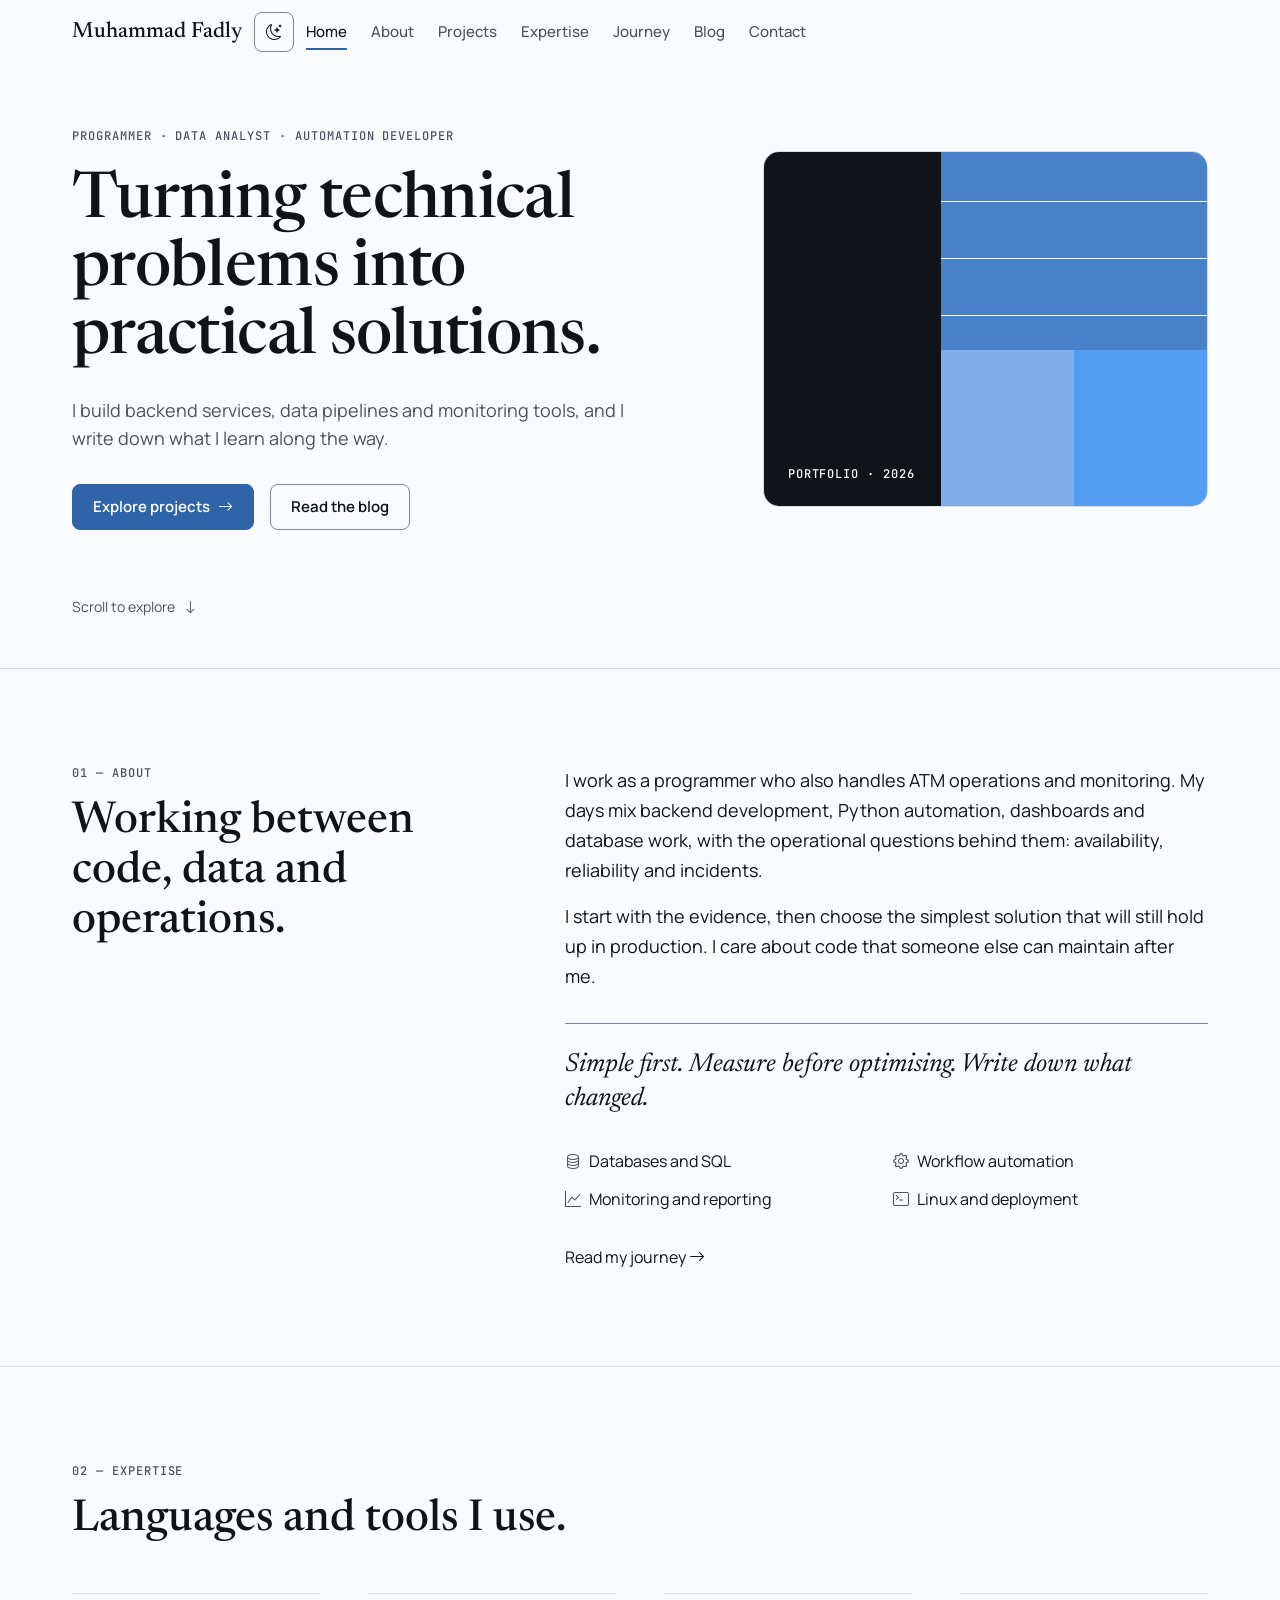
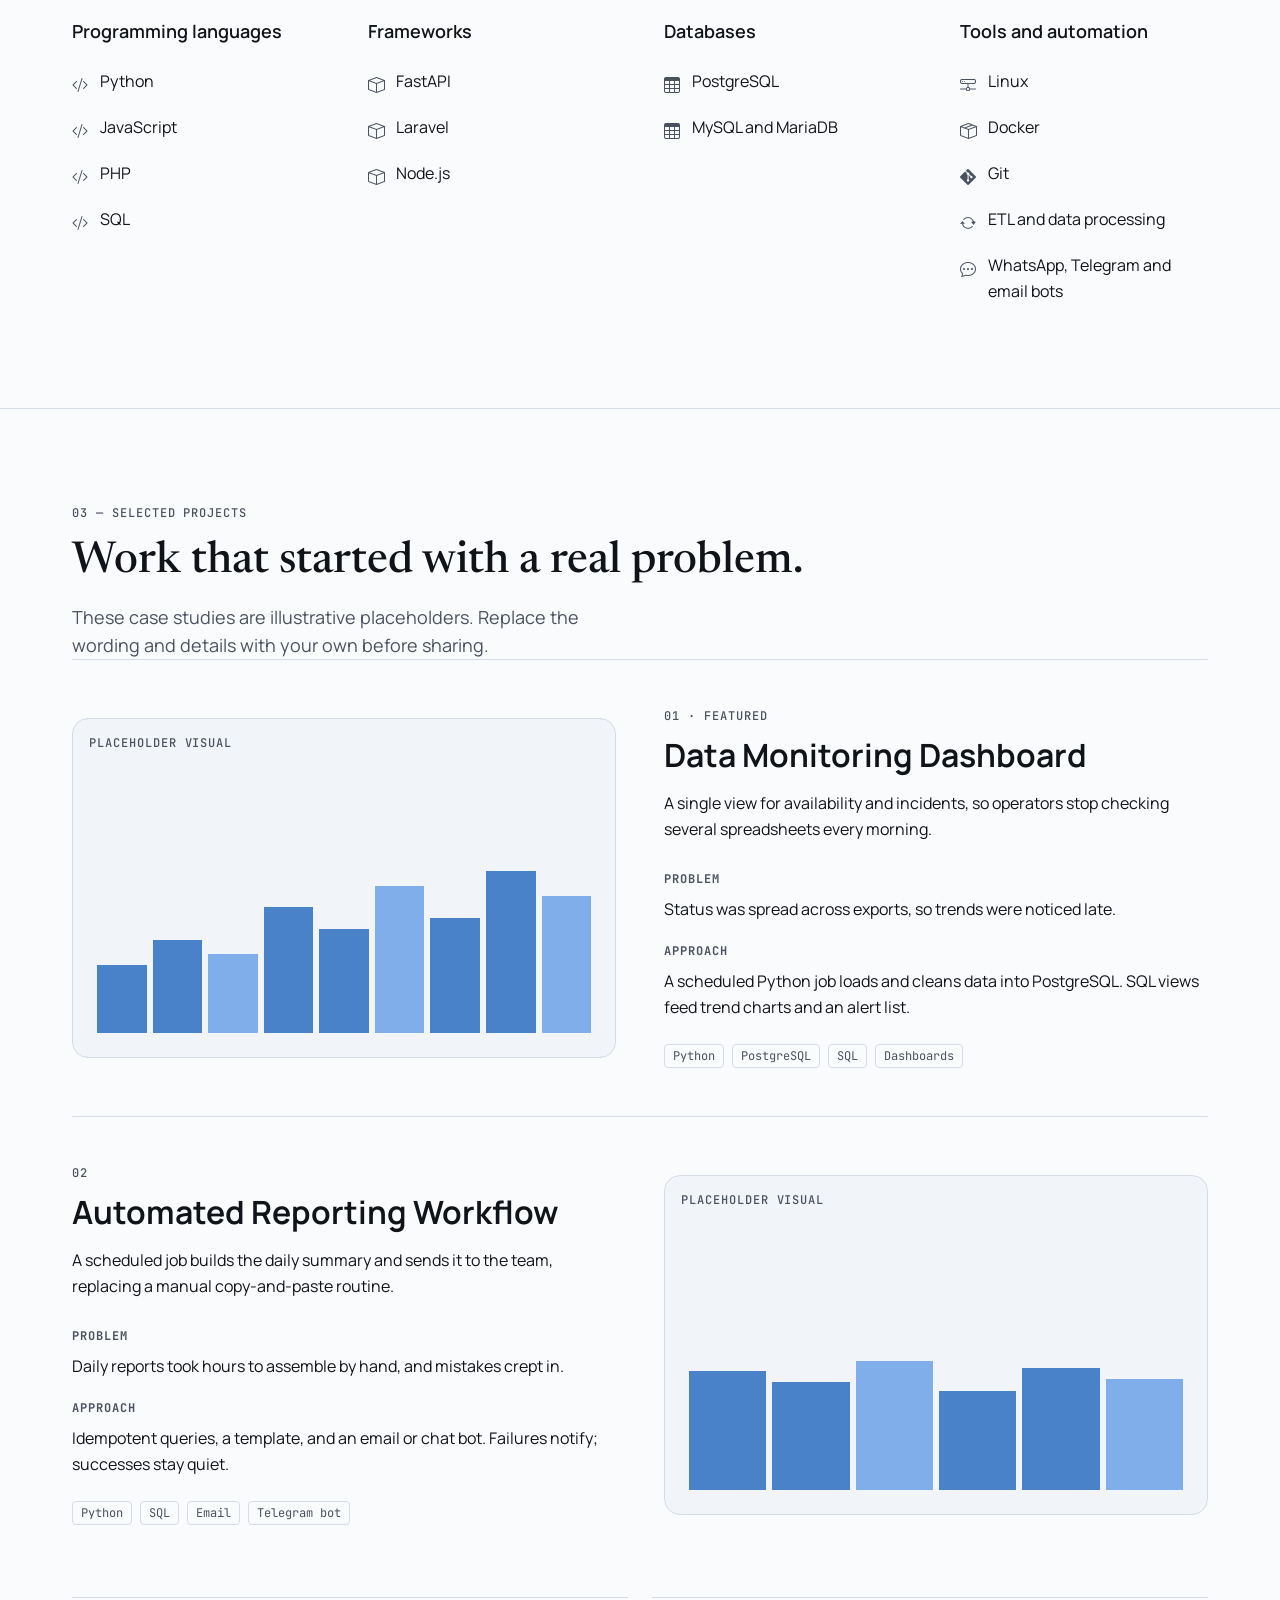
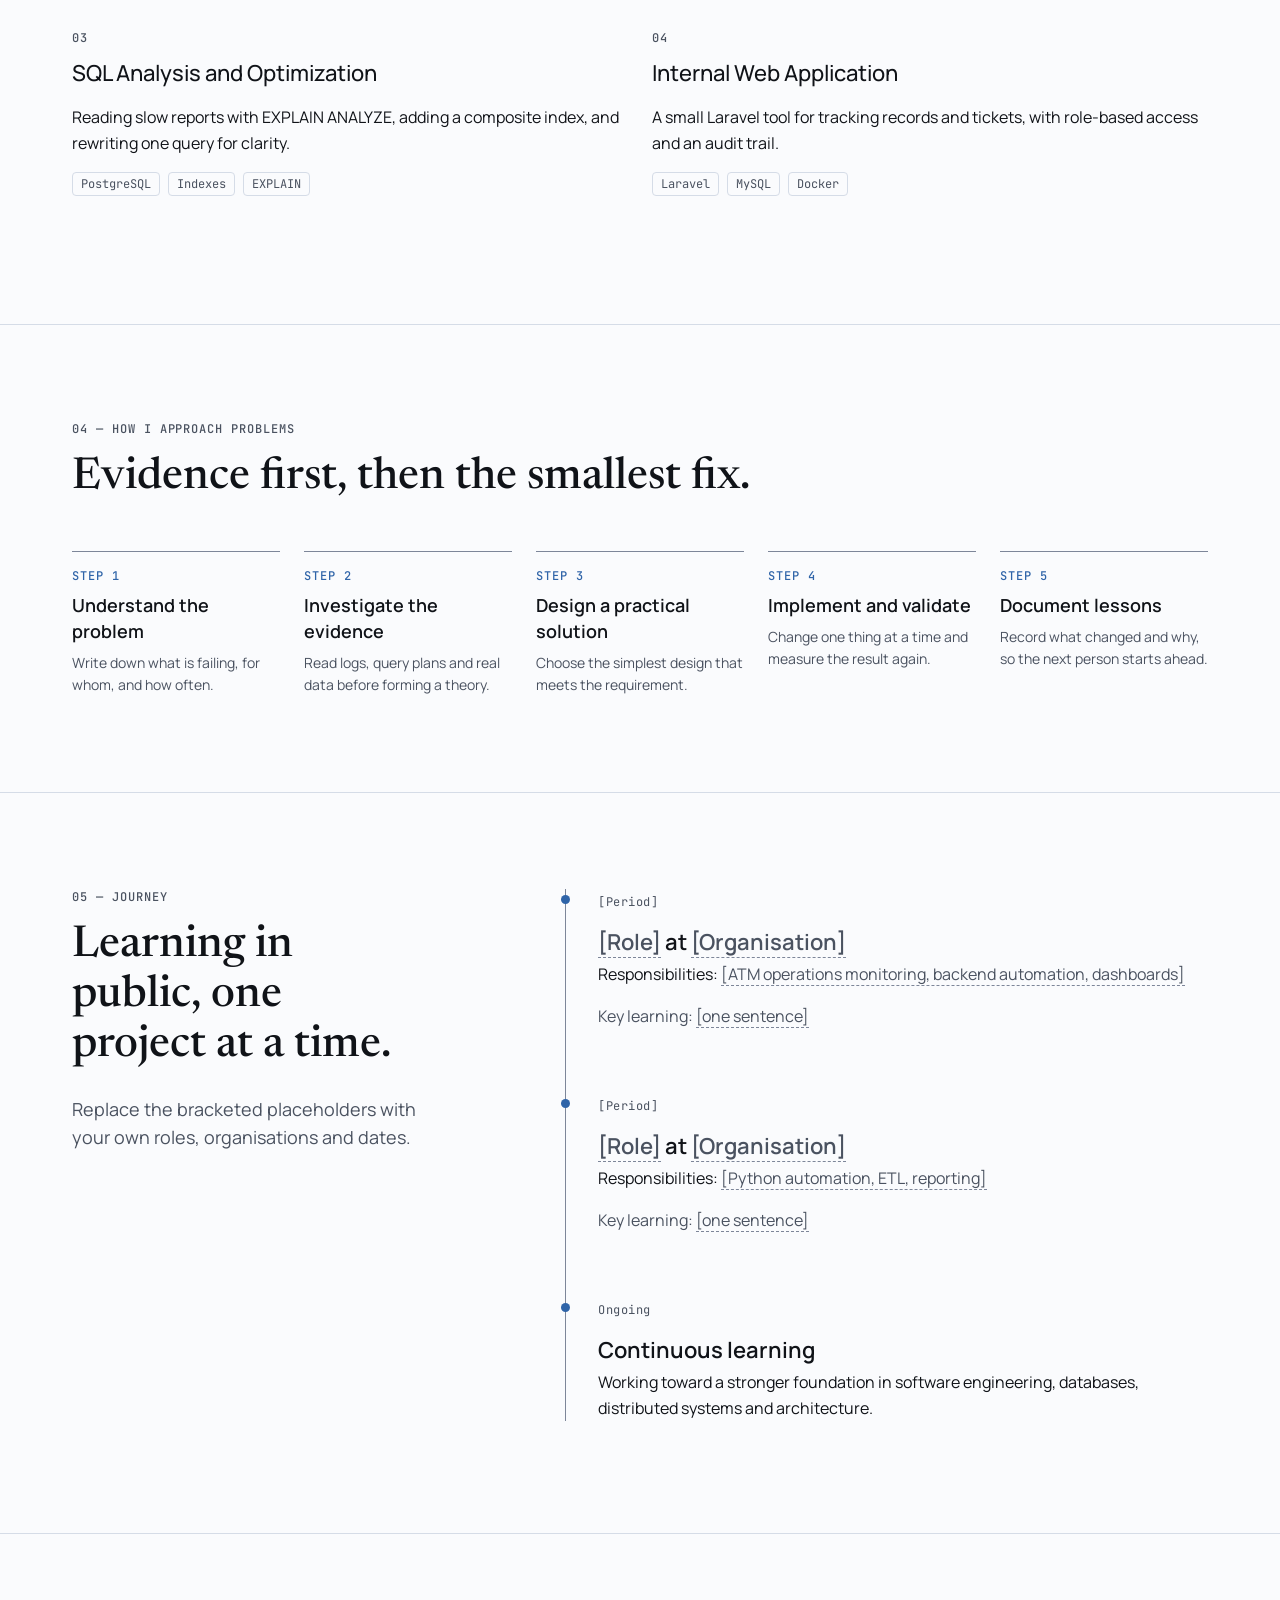
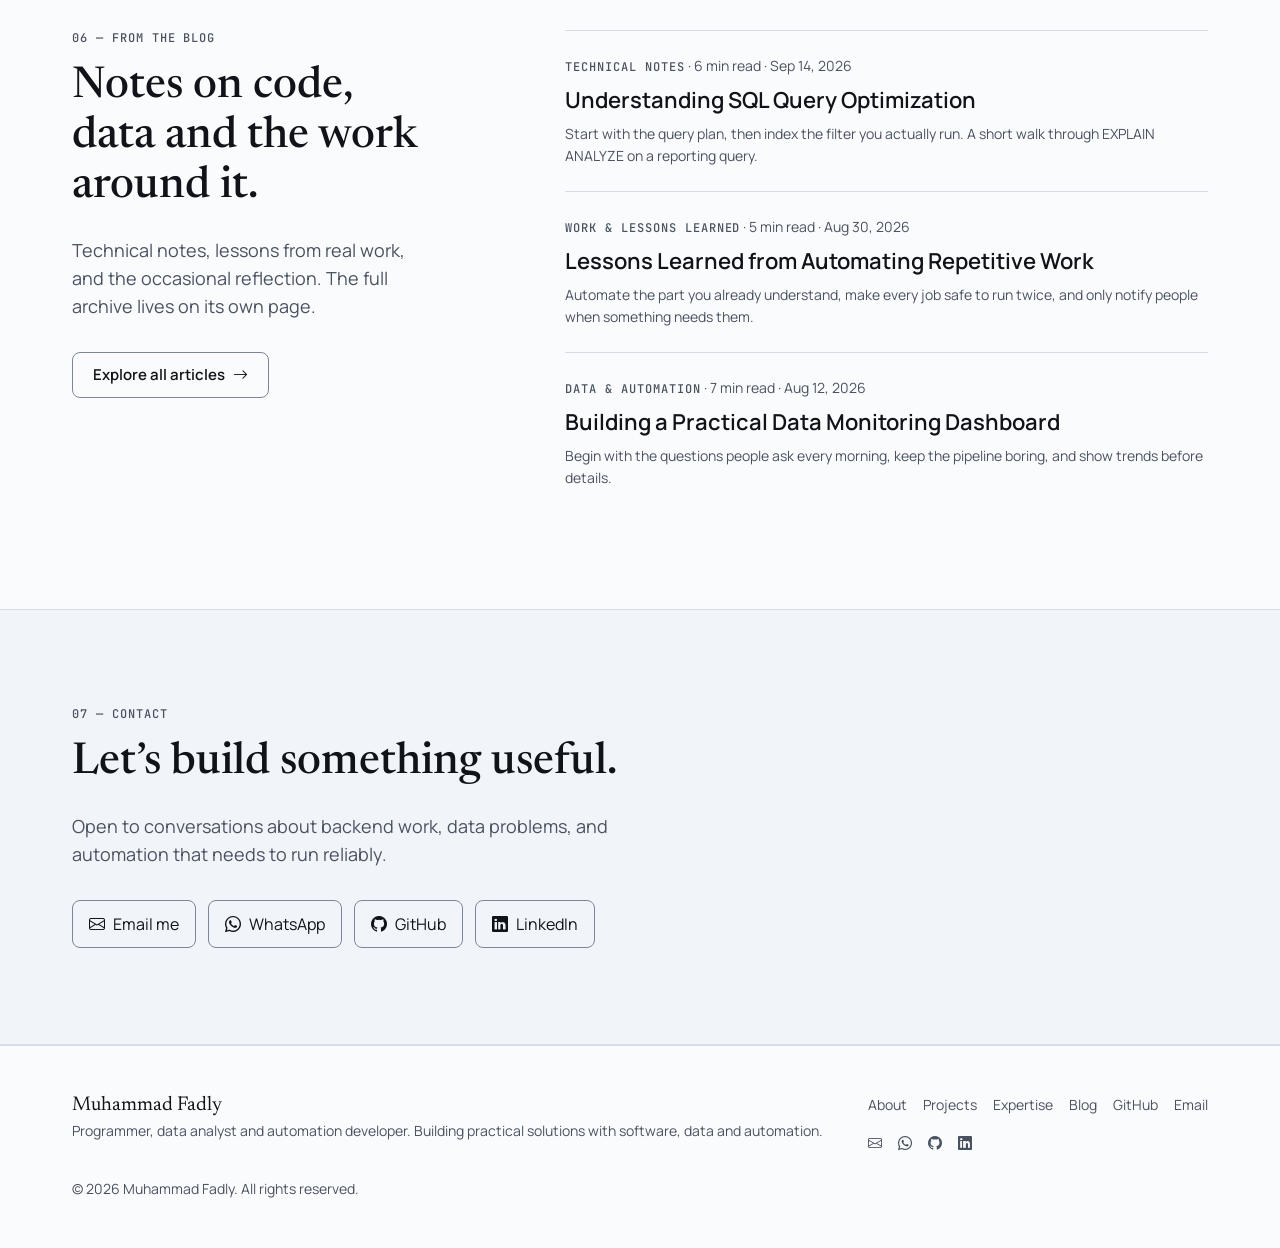
<file: index.html>
<!doctype html>
<html lang="en">
<head>
  <meta charset="utf-8">
  <meta name="viewport" content="width=device-width, initial-scale=1">
  <script>
    /* Set the theme before first paint: explicit choice first, then the system setting. */
    (function () {
      document.documentElement.classList.add("js");
      var theme;
      try { theme = localStorage.getItem("theme"); } catch (e) { theme = null; }
      if (theme !== "light" && theme !== "dark") {
        theme = window.matchMedia("(prefers-color-scheme: dark)").matches ? "dark" : "light";
      }
      document.documentElement.setAttribute("data-bs-theme", theme);
    })();
  </script>

  <title>Muhammad Fadly · Programmer, Data Analyst, Automation Developer</title>
  <meta name="description" content="Portfolio of Muhammad Fadly: backend development, SQL and data analysis, workflow automation and monitoring dashboards.">
  <link rel="canonical" href="https://example.com/">
  <meta property="og:type" content="website">
  <meta property="og:title" content="Muhammad Fadly · Portfolio">
  <meta property="og:description" content="Backend development, SQL and data analysis, workflow automation and monitoring dashboards.">
  <meta property="og:url" content="https://example.com/">
  <meta name="twitter:card" content="summary_large_image">
  <link rel="icon" href="assets/favicon.svg" type="image/svg+xml">

  <link rel="preconnect" href="https://fonts.googleapis.com">
  <link rel="preconnect" href="https://fonts.gstatic.com" crossorigin>
  <link rel="stylesheet" href="https://fonts.googleapis.com/css2?family=JetBrains+Mono:wght@400;500&family=Manrope:wght@400..800&family=Newsreader:opsz,wght@6..72,500;6..72,600&display=swap">
  <link rel="stylesheet" href="https://cdn.jsdelivr.net/npm/bootstrap@5.3.3/dist/css/bootstrap.min.css">
  <link rel="stylesheet" href="https://cdn.jsdelivr.net/npm/bootstrap-icons@1.11.3/font/bootstrap-icons.min.css">
  <link rel="stylesheet" href="assets/css/tokens.css">
  <link rel="stylesheet" href="assets/css/main.css">

  <script type="application/ld+json">
  {
    "@context": "https://schema.org",
    "@type": "Person",
    "name": "Muhammad Fadly",
    "jobTitle": "Programmer, Data Analyst, Automation Developer",
    "url": "https://example.com/",
    "sameAs": ["https://github.com/FadlyChaniago"]
  }
  </script>
</head>
<body>
  <a class="skip-link" href="#main">Skip to content</a>

  <!-- ============ Header ============ -->
  <header class="site-header" id="siteHeader">
    <nav class="navbar navbar-expand-lg p-0 h-100" aria-label="Main">
      <div class="container site-container h-100 d-flex align-items-center">
        <a class="brand" href="#top">Muhammad Fadly</a>

        <button class="theme-toggle" id="themeToggle" type="button" aria-label="Switch to dark theme">
          <i class="bi bi-moon-stars" aria-hidden="true"></i>
        </button>

        <button class="navbar-toggler ms-2" type="button" data-bs-toggle="collapse" data-bs-target="#siteNav" aria-controls="siteNav" aria-expanded="false" aria-label="Toggle navigation">
          <span class="navbar-toggler-icon"></span>
        </button>

        <div class="collapse navbar-collapse" id="siteNav">
          <ul class="navbar-nav-site">
            <li><a class="nav-link-site" href="#top" data-spy-link>Home</a></li>
            <li><a class="nav-link-site" href="#about" data-spy-link>About</a></li>
            <li><a class="nav-link-site" href="#projects" data-spy-link>Projects</a></li>
            <li><a class="nav-link-site" href="#skills" data-spy-link>Expertise</a></li>
            <li><a class="nav-link-site" href="#journey" data-spy-link>Journey</a></li>
            <li><a class="nav-link-site" href="blog/index.html">Blog</a></li>
            <li><a class="nav-link-site" href="#contact" data-spy-link>Contact</a></li>
          </ul>
        </div>
      </div>
    </nav>
  </header>

  <main id="main">
    <!-- ============ Hero ============ -->
    <section class="hero" id="top">
      <div class="container site-container">
        <div class="row align-items-center g-5">
          <div class="col-lg-7">
            <p class="eyebrow reveal">Programmer · Data Analyst · Automation Developer</p>
            <h1 class="display-hero reveal">Turning technical problems into practical solutions.</h1>
            <p class="lead-text reveal">I build backend services, data pipelines and monitoring tools, and I write down what I learn along the way.</p>
            <div class="d-flex flex-wrap gap-3 reveal">
              <a class="btn-brand" href="#projects">Explore projects <i class="bi bi-arrow-right" aria-hidden="true"></i></a>
              <a class="btn-ghost-brand" href="blog/index.html">Read the blog</a>
            </div>
          </div>

          <div class="col-lg-5">
            <div class="hero-visual" aria-hidden="true">
              <div class="hv hv-ink" data-parallax="0.04"></div>
              <div class="hv hv-primary" data-parallax="0.09"></div>
              <div class="hv hv-secondary" data-parallax="0.14"></div>
              <div class="hv hv-accent" data-parallax="0.06"></div>
              <div class="hv-rule hv-rule-1" data-parallax="0.03"></div>
              <div class="hv-rule hv-rule-2" data-parallax="0.06"></div>
              <div class="hv-rule hv-rule-3" data-parallax="0.10"></div>
              <p class="hv-caption label-mono">Portfolio · 2026</p>
            </div>
          </div>
        </div>

        <a class="scroll-cue" href="#about">Scroll to explore <i class="bi bi-arrow-down" aria-hidden="true"></i></a>
      </div>
    </section>

    <!-- ============ About ============ -->
    <section class="section hairline-top" id="about">
      <div class="container site-container">
        <div class="row g-5">
          <div class="col-lg-4">
            <p class="section-label reveal">01 — About</p>
            <h2 class="display-section mt-3 reveal">Working between code, data and operations.</h2>
          </div>
          <div class="col-lg-7 offset-lg-1 about-body reveal">
            <p>I work as a programmer who also handles ATM operations and monitoring. My days mix backend development, Python automation, dashboards and database work, with the operational questions behind them: availability, reliability and incidents.</p>
            <p>I start with the evidence, then choose the simplest solution that will still hold up in production. I care about code that someone else can maintain after me.</p>
            <blockquote class="pull-quote">Simple first. Measure before optimising. Write down what changed.</blockquote>
            <ul class="interest-list">
              <li><i class="bi bi-database" aria-hidden="true"></i> Databases and SQL</li>
              <li><i class="bi bi-gear" aria-hidden="true"></i> Workflow automation</li>
              <li><i class="bi bi-graph-up" aria-hidden="true"></i> Monitoring and reporting</li>
              <li><i class="bi bi-terminal" aria-hidden="true"></i> Linux and deployment</li>
            </ul>
            <a class="link-plain" href="#journey">Read my journey <i class="bi bi-arrow-right" aria-hidden="true"></i></a>
          </div>
        </div>
      </div>
    </section>

    <!-- ============ Expertise ============ -->
    <section class="section hairline-top" id="skills">
      <div class="container site-container">
        <p class="section-label reveal">02 — Expertise</p>
        <h2 class="display-section mt-3 mb-5 reveal">Languages and tools I use.</h2>
        <div class="row g-4 g-lg-5">
          <div class="col-sm-6 col-lg-3 reveal">
            <div class="skill-group">
              <h3>Programming languages</h3>
              <ul class="skill-list">
                <li><i class="bi bi-code-slash" aria-hidden="true"></i> Python</li>
                <li><i class="bi bi-code-slash" aria-hidden="true"></i> JavaScript</li>
                <li><i class="bi bi-code-slash" aria-hidden="true"></i> PHP</li>
                <li><i class="bi bi-code-slash" aria-hidden="true"></i> SQL</li>
              </ul>
            </div>
          </div>
          <div class="col-sm-6 col-lg-3 reveal">
            <div class="skill-group">
              <h3>Frameworks</h3>
              <ul class="skill-list">
                <li><i class="bi bi-box" aria-hidden="true"></i> FastAPI</li>
                <li><i class="bi bi-box" aria-hidden="true"></i> Laravel</li>
                <li><i class="bi bi-box" aria-hidden="true"></i> Node.js</li>
              </ul>
            </div>
          </div>
          <div class="col-sm-6 col-lg-3 reveal">
            <div class="skill-group">
              <h3>Databases</h3>
              <ul class="skill-list">
                <li><i class="bi bi-table" aria-hidden="true"></i> PostgreSQL</li>
                <li><i class="bi bi-table" aria-hidden="true"></i> MySQL and MariaDB</li>
              </ul>
            </div>
          </div>
          <div class="col-sm-6 col-lg-3 reveal">
            <div class="skill-group">
              <h3>Tools and automation</h3>
              <ul class="skill-list">
                <li><i class="bi bi-hdd-network" aria-hidden="true"></i> Linux</li>
                <li><i class="bi bi-box-seam" aria-hidden="true"></i> Docker</li>
                <li><i class="bi bi-git" aria-hidden="true"></i> Git</li>
                <li><i class="bi bi-arrow-repeat" aria-hidden="true"></i> ETL and data processing</li>
                <li><i class="bi bi-chat-dots" aria-hidden="true"></i> WhatsApp, Telegram and email bots</li>
              </ul>
            </div>
          </div>
        </div>
      </div>
    </section>

    <!-- ============ Selected projects ============ -->
    <section class="section hairline-top" id="projects">
      <div class="container site-container">
        <p class="section-label reveal">03 — Selected projects</p>
        <h2 class="display-section mt-3 reveal">Work that started with a real problem.</h2>
        <p class="lead-text mt-3 mb-0 reveal">These case studies are illustrative placeholders. Replace the wording and details with your own before sharing.</p>

        <!-- Project 1: featured, media left -->
        <article class="project project-row reveal">
          <div class="row g-5 align-items-center">
            <div class="col-lg-6 project-media-col">
              <div class="project-media">
                <p class="placeholder-note label-mono">Placeholder visual</p>
                <div class="bars" aria-hidden="true">
                  <span style="--h: 38%"></span><span style="--h: 52%"></span><span style="--h: 44%"></span>
                  <span style="--h: 70%"></span><span style="--h: 58%"></span><span style="--h: 82%"></span>
                  <span style="--h: 64%"></span><span style="--h: 90%"></span><span style="--h: 76%"></span>
                </div>
              </div>
            </div>
            <div class="col-lg-6 project-text">
              <span class="project-num label-mono">01 · Featured</span>
              <h3 class="project-title heading-lg">Data Monitoring Dashboard</h3>
              <p>A single view for availability and incidents, so operators stop checking several spreadsheets every morning.</p>
              <dl>
                <div><dt>Problem</dt><dd>Status was spread across exports, so trends were noticed late.</dd></div>
                <div><dt>Approach</dt><dd>A scheduled Python job loads and cleans data into PostgreSQL. SQL views feed trend charts and an alert list.</dd></div>
              </dl>
              <ul class="tag-list mt-4">
                <li>Python</li><li>PostgreSQL</li><li>SQL</li><li>Dashboards</li>
              </ul>
            </div>
          </div>
        </article>

        <!-- Project 2: media right -->
        <article class="project project-row reverse reveal">
          <div class="row g-5 align-items-center">
            <div class="col-lg-6 project-media-col">
              <div class="project-media">
                <p class="placeholder-note label-mono">Placeholder visual</p>
                <div class="bars" aria-hidden="true">
                  <span style="--h: 66%"></span><span style="--h: 60%"></span><span style="--h: 72%"></span>
                  <span style="--h: 55%"></span><span style="--h: 68%"></span><span style="--h: 62%"></span>
                </div>
              </div>
            </div>
            <div class="col-lg-6 project-text">
              <span class="project-num label-mono">02</span>
              <h3 class="project-title heading-lg">Automated Reporting Workflow</h3>
              <p>A scheduled job builds the daily summary and sends it to the team, replacing a manual copy-and-paste routine.</p>
              <dl>
                <div><dt>Problem</dt><dd>Daily reports took hours to assemble by hand, and mistakes crept in.</dd></div>
                <div><dt>Approach</dt><dd>Idempotent queries, a template, and an email or chat bot. Failures notify; successes stay quiet.</dd></div>
              </dl>
              <ul class="tag-list mt-4">
                <li>Python</li><li>SQL</li><li>Email</li><li>Telegram bot</li>
              </ul>
            </div>
          </div>
        </article>

        <!-- Projects 3 and 4: compact row -->
        <div class="row g-4 mt-0">
          <div class="col-md-6">
            <article class="project project-compact h-100 reveal" style="padding-top: 32px; padding-bottom: 32px;">
              <span class="project-num label-mono">03</span>
              <h3 class="project-title">SQL Analysis and Optimization</h3>
              <p class="mb-3">Reading slow reports with EXPLAIN ANALYZE, adding a composite index, and rewriting one query for clarity.</p>
              <ul class="tag-list"><li>PostgreSQL</li><li>Indexes</li><li>EXPLAIN</li></ul>
            </article>
          </div>
          <div class="col-md-6">
            <article class="project project-compact h-100 reveal" style="padding-top: 32px; padding-bottom: 32px;">
              <span class="project-num label-mono">04</span>
              <h3 class="project-title">Internal Web Application</h3>
              <p class="mb-3">A small Laravel tool for tracking records and tickets, with role-based access and an audit trail.</p>
              <ul class="tag-list"><li>Laravel</li><li>MySQL</li><li>Docker</li></ul>
            </article>
          </div>
        </div>
      </div>
    </section>

    <!-- ============ Process ============ -->
    <section class="section hairline-top" id="process">
      <div class="container site-container">
        <p class="section-label reveal">04 — How I approach problems</p>
        <h2 class="display-section mt-3 mb-5 reveal">Evidence first, then the smallest fix.</h2>
        <ol class="process-list reveal">
          <li>
            <span class="step-num label-mono">Step 1</span>
            <h3>Understand the problem</h3>
            <p>Write down what is failing, for whom, and how often.</p>
          </li>
          <li>
            <span class="step-num label-mono">Step 2</span>
            <h3>Investigate the evidence</h3>
            <p>Read logs, query plans and real data before forming a theory.</p>
          </li>
          <li>
            <span class="step-num label-mono">Step 3</span>
            <h3>Design a practical solution</h3>
            <p>Choose the simplest design that meets the requirement.</p>
          </li>
          <li>
            <span class="step-num label-mono">Step 4</span>
            <h3>Implement and validate</h3>
            <p>Change one thing at a time and measure the result again.</p>
          </li>
          <li>
            <span class="step-num label-mono">Step 5</span>
            <h3>Document lessons</h3>
            <p>Record what changed and why, so the next person starts ahead.</p>
          </li>
        </ol>
      </div>
    </section>

    <!-- ============ Journey ============ -->
    <section class="section hairline-top" id="journey">
      <div class="container site-container">
        <div class="row g-5">
          <div class="col-lg-4">
            <p class="section-label reveal">05 — Journey</p>
            <h2 class="display-section mt-3 reveal">Learning in public, one project at a time.</h2>
            <p class="lead-text mt-4 reveal">Replace the bracketed placeholders with your own roles, organisations and dates.</p>
          </div>
          <div class="col-lg-7 offset-lg-1">
            <ol class="timeline">
              <li class="reveal">
                <span class="period">[Period]</span>
                <h3><span class="ph">[Role]</span> at <span class="ph">[Organisation]</span></h3>
                <p>Responsibilities: <span class="ph">[ATM operations monitoring, backend automation, dashboards]</span></p>
                <p class="learning">Key learning: <span class="ph">[one sentence]</span></p>
              </li>
              <li class="reveal">
                <span class="period">[Period]</span>
                <h3><span class="ph">[Role]</span> at <span class="ph">[Organisation]</span></h3>
                <p>Responsibilities: <span class="ph">[Python automation, ETL, reporting]</span></p>
                <p class="learning">Key learning: <span class="ph">[one sentence]</span></p>
              </li>
              <li class="reveal">
                <span class="period">Ongoing</span>
                <h3>Continuous learning</h3>
                <p>Working toward a stronger foundation in software engineering, databases, distributed systems and architecture.</p>
              </li>
            </ol>
          </div>
        </div>
      </div>
    </section>

    <!-- ============ Writing preview ============ -->
    <section class="section hairline-top" id="writing">
      <div class="container site-container">
        <div class="row g-5">
          <div class="col-lg-4">
            <p class="section-label reveal">06 — From the blog</p>
            <h2 class="display-section mt-3 reveal">Notes on code, data and the work around it.</h2>
            <p class="lead-text mt-4 reveal">Technical notes, lessons from real work, and the occasional reflection. The full archive lives on its own page.</p>
            <a class="btn-ghost-brand mt-3" href="blog/index.html">Explore all articles <i class="bi bi-arrow-right" aria-hidden="true"></i></a>
          </div>
          <div class="col-lg-7 offset-lg-1" id="home-writing" aria-label="Latest articles"></div>
        </div>
      </div>
    </section>

    <!-- ============ Contact ============ -->
    <section class="section contact-band" id="contact">
      <div class="container site-container">
        <p class="section-label reveal">07 — Contact</p>
        <h2 class="display-section mt-3 reveal">Let’s build something useful.</h2>
        <p class="lead-text mt-4 reveal">Open to conversations about backend work, data problems, and automation that needs to run reliably.</p>
        <div class="contact-links reveal">
          <a href="mailto:you@example.com"><i class="bi bi-envelope" aria-hidden="true"></i> Email me</a>
          <a href="https://wa.me/6200000000000" rel="noopener"><i class="bi bi-whatsapp" aria-hidden="true"></i> WhatsApp</a>
          <a href="https://github.com/FadlyChaniago" rel="noopener"><i class="bi bi-github" aria-hidden="true"></i> GitHub</a>
          <a href="https://www.linkedin.com/in/your-profile" rel="noopener"><i class="bi bi-linkedin" aria-hidden="true"></i> LinkedIn</a>
        </div>
      </div>
    </section>
  </main>

  <!-- ============ Footer ============ -->
  <footer class="site-footer hairline-top">
    <div class="container site-container d-flex flex-column flex-md-row justify-content-between gap-4">
      <div>
        <p class="mb-1" style="font-family: var(--font-serif); font-size: 20px; color: var(--ink);">Muhammad Fadly</p>
        <p class="mb-0">Programmer, data analyst and automation developer. Building practical solutions with software, data and automation.</p>
      </div>
      <nav aria-label="Footer">
        <ul class="footer-links">
          <li><a href="#about">About</a></li>
          <li><a href="#projects">Projects</a></li>
          <li><a href="#skills">Expertise</a></li>
          <li><a href="blog/index.html">Blog</a></li>
          <li><a href="https://github.com/FadlyChaniago" rel="noopener">GitHub</a></li>
          <li><a href="mailto:you@example.com">Email</a></li>
        </ul>
        <ul class="footer-links footer-social mt-3" aria-label="Social media">
          <li><a href="mailto:you@example.com" aria-label="Email"><i class="bi bi-envelope"></i></a></li>
          <li><a href="https://wa.me/6200000000000" rel="noopener" aria-label="WhatsApp"><i class="bi bi-whatsapp"></i></a></li>
          <li><a href="https://github.com/FadlyChaniago" rel="noopener" aria-label="GitHub"><i class="bi bi-github"></i></a></li>
          <li><a href="https://www.linkedin.com/in/your-profile" rel="noopener" aria-label="LinkedIn"><i class="bi bi-linkedin"></i></a></li>
        </ul>
      </nav>
    </div>
    <div class="container site-container mt-4">
      <p class="mb-0">© <span id="year">2026</span> Muhammad Fadly. All rights reserved.</p>
    </div>
  </footer>

  <script src="https://cdn.jsdelivr.net/npm/bootstrap@5.3.3/dist/js/bootstrap.bundle.min.js" defer></script>
  <script src="assets/js/data/articles.js" defer></script>
  <script src="assets/js/main.js" defer></script>
</body>
</html>
</file>
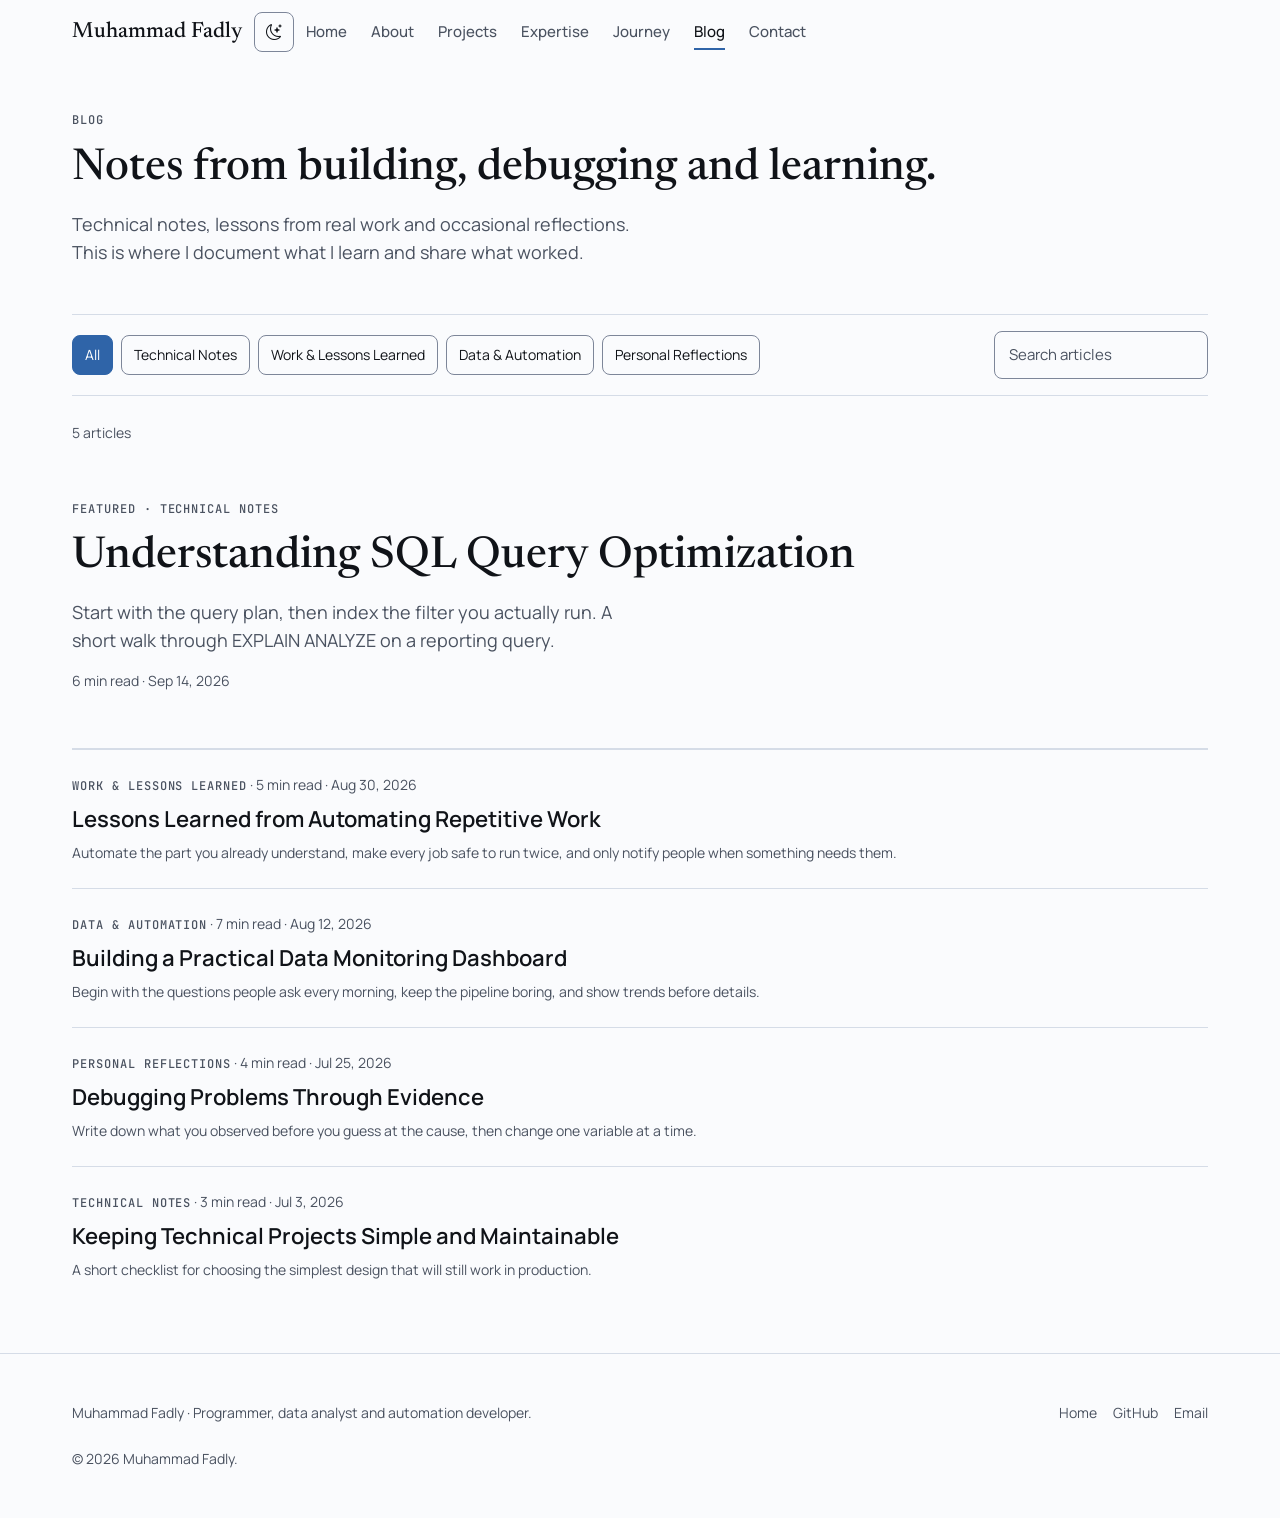
<file: blog/index.html>
<!doctype html>
<html lang="en">
<head>
  <meta charset="utf-8">
  <meta name="viewport" content="width=device-width, initial-scale=1">
  <script>
    (function () {
      document.documentElement.classList.add("js");
      var theme;
      try { theme = localStorage.getItem("theme"); } catch (e) { theme = null; }
      if (theme !== "light" && theme !== "dark") {
        theme = window.matchMedia("(prefers-color-scheme: dark)").matches ? "dark" : "light";
      }
      document.documentElement.setAttribute("data-bs-theme", theme);
    })();
  </script>

  <title>Blog · Muhammad Fadly</title>
  <meta name="description" content="Technical notes, work lessons and reflections from building backend services, data pipelines and monitoring tools.">
  <link rel="canonical" href="https://example.com/blog/">
  <meta property="og:type" content="website">
  <meta property="og:title" content="Blog · Muhammad Fadly">
  <meta property="og:description" content="Technical notes, work lessons and reflections.">
  <meta property="og:url" content="https://example.com/blog/">
  <meta name="twitter:card" content="summary">
  <link rel="icon" href="../assets/favicon.svg" type="image/svg+xml">

  <link rel="preconnect" href="https://fonts.googleapis.com">
  <link rel="preconnect" href="https://fonts.gstatic.com" crossorigin>
  <link rel="stylesheet" href="https://fonts.googleapis.com/css2?family=JetBrains+Mono:wght@400;500&family=Manrope:wght@400..800&family=Newsreader:opsz,wght@6..72,500;6..72,600&display=swap">
  <link rel="stylesheet" href="https://cdn.jsdelivr.net/npm/bootstrap@5.3.3/dist/css/bootstrap.min.css">
  <link rel="stylesheet" href="https://cdn.jsdelivr.net/npm/bootstrap-icons@1.11.3/font/bootstrap-icons.min.css">
  <link rel="stylesheet" href="../assets/css/tokens.css">
  <link rel="stylesheet" href="../assets/css/main.css">
</head>
<body>
  <a class="skip-link" href="#main">Skip to content</a>

  <header class="site-header" id="siteHeader">
    <nav class="navbar navbar-expand-lg p-0 h-100" aria-label="Main">
      <div class="container site-container h-100 d-flex align-items-center">
        <a class="brand" href="../index.html">Muhammad Fadly</a>

        <button class="theme-toggle" id="themeToggle" type="button" aria-label="Switch to dark theme">
          <i class="bi bi-moon-stars" aria-hidden="true"></i>
        </button>

        <button class="navbar-toggler ms-2" type="button" data-bs-toggle="collapse" data-bs-target="#siteNav" aria-controls="siteNav" aria-expanded="false" aria-label="Toggle navigation">
          <span class="navbar-toggler-icon"></span>
        </button>

        <div class="collapse navbar-collapse" id="siteNav">
          <ul class="navbar-nav-site">
            <li><a class="nav-link-site" href="../index.html">Home</a></li>
            <li><a class="nav-link-site" href="../index.html#about">About</a></li>
            <li><a class="nav-link-site" href="../index.html#projects">Projects</a></li>
            <li><a class="nav-link-site" href="../index.html#skills">Expertise</a></li>
            <li><a class="nav-link-site" href="../index.html#journey">Journey</a></li>
            <li><a class="nav-link-site active" href="index.html" aria-current="page">Blog</a></li>
            <li><a class="nav-link-site" href="../index.html#contact">Contact</a></li>
          </ul>
        </div>
      </div>
    </nav>
  </header>

  <main id="main">
    <div class="container site-container">
      <section class="blog-intro">
        <p class="eyebrow">Blog</p>
        <h1 class="display-section">Notes from building, debugging and learning.</h1>
        <p class="lead-text">Technical notes, lessons from real work and occasional reflections. This is where I document what I learn and share what worked.</p>
      </section>

      <div class="toolbar">
        <div class="filters" id="category-filters" role="group" aria-label="Filter by category"></div>
        <div>
          <label for="search" class="visually-hidden">Search articles</label>
          <input class="search-input" id="search" type="search" placeholder="Search articles" autocomplete="off">
        </div>
      </div>

      <p class="result-count" id="result-count" role="status" aria-live="polite"></p>

      <div id="featured"></div>

      <div id="article-list" class="pb-5" aria-label="Articles"></div>

      <div class="empty-state" id="empty" hidden>
        <p class="mb-0">No articles match this search yet.</p>
        <button class="btn-ghost-brand" id="clear-filters" type="button">Clear search and filters</button>
      </div>
    </div>
  </main>

  <footer class="site-footer hairline-top">
    <div class="container site-container d-flex flex-column flex-md-row justify-content-between gap-3">
      <p class="mb-0">Muhammad Fadly · Programmer, data analyst and automation developer.</p>
      <nav aria-label="Footer">
        <ul class="footer-links">
          <li><a href="../index.html">Home</a></li>
          <li><a href="https://github.com/FadlyChaniago" rel="noopener">GitHub</a></li>
          <li><a href="mailto:you@example.com">Email</a></li>
        </ul>
      </nav>
    </div>
    <div class="container site-container mt-4">
      <p class="mb-0">© <span id="year">2026</span> Muhammad Fadly.</p>
    </div>
  </footer>

  <script src="https://cdn.jsdelivr.net/npm/bootstrap@5.3.3/dist/js/bootstrap.bundle.min.js" defer></script>
  <script src="../assets/js/data/articles.js" defer></script>
  <script src="../assets/js/main.js" defer></script>
  <script src="../assets/js/blog.js" defer></script>
</body>
</html>
</file>
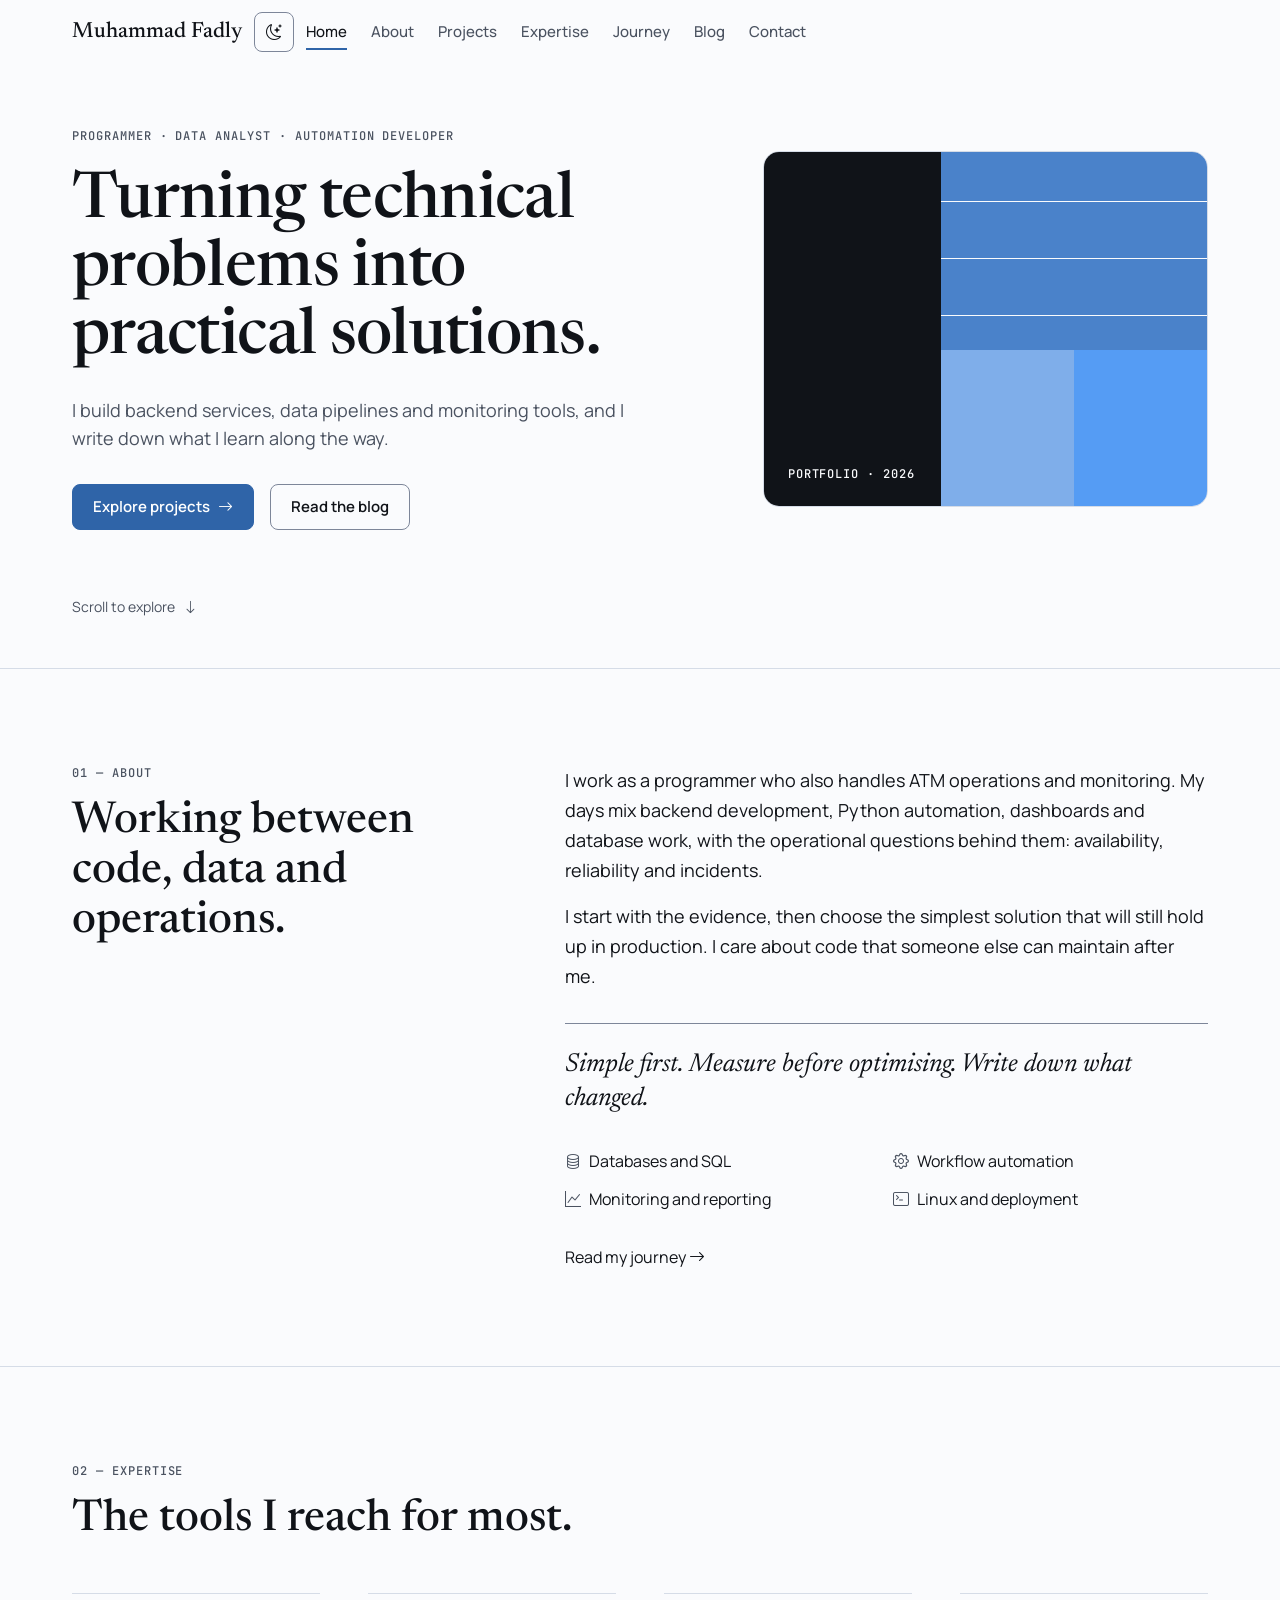
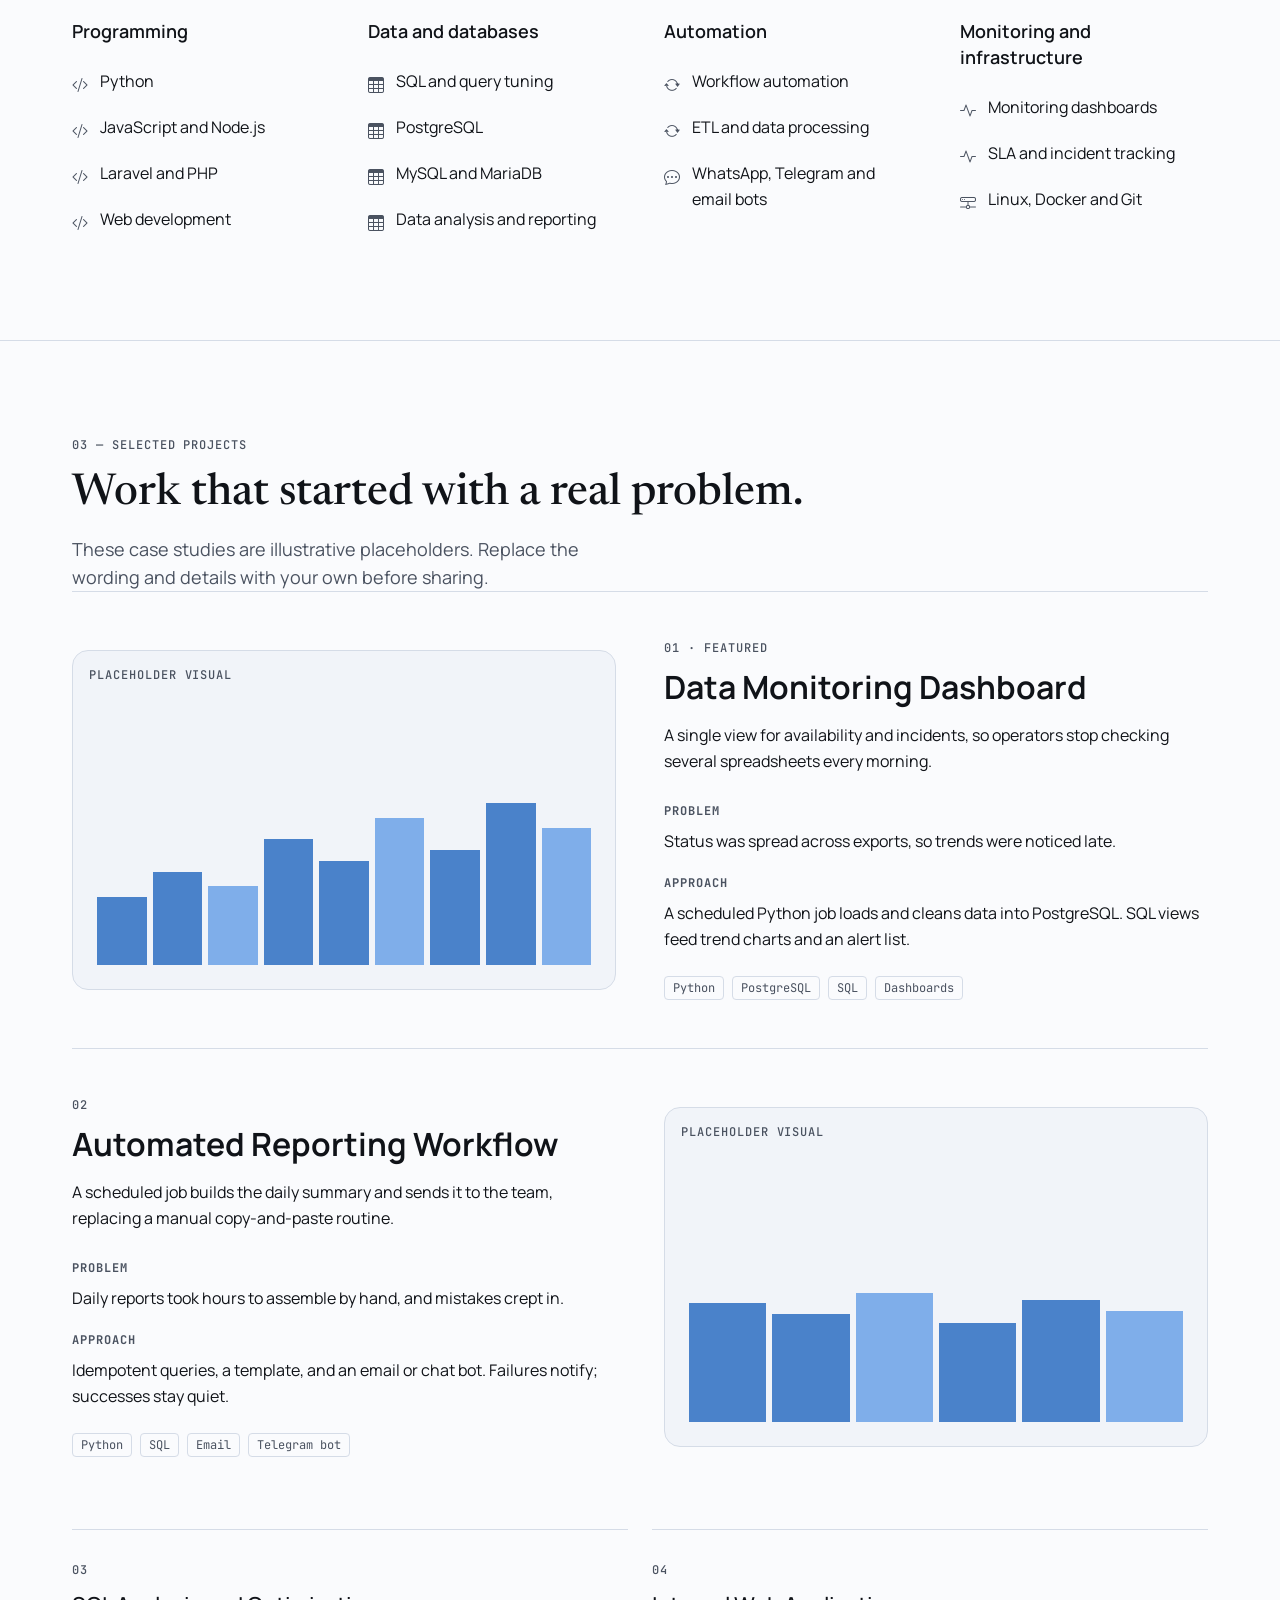
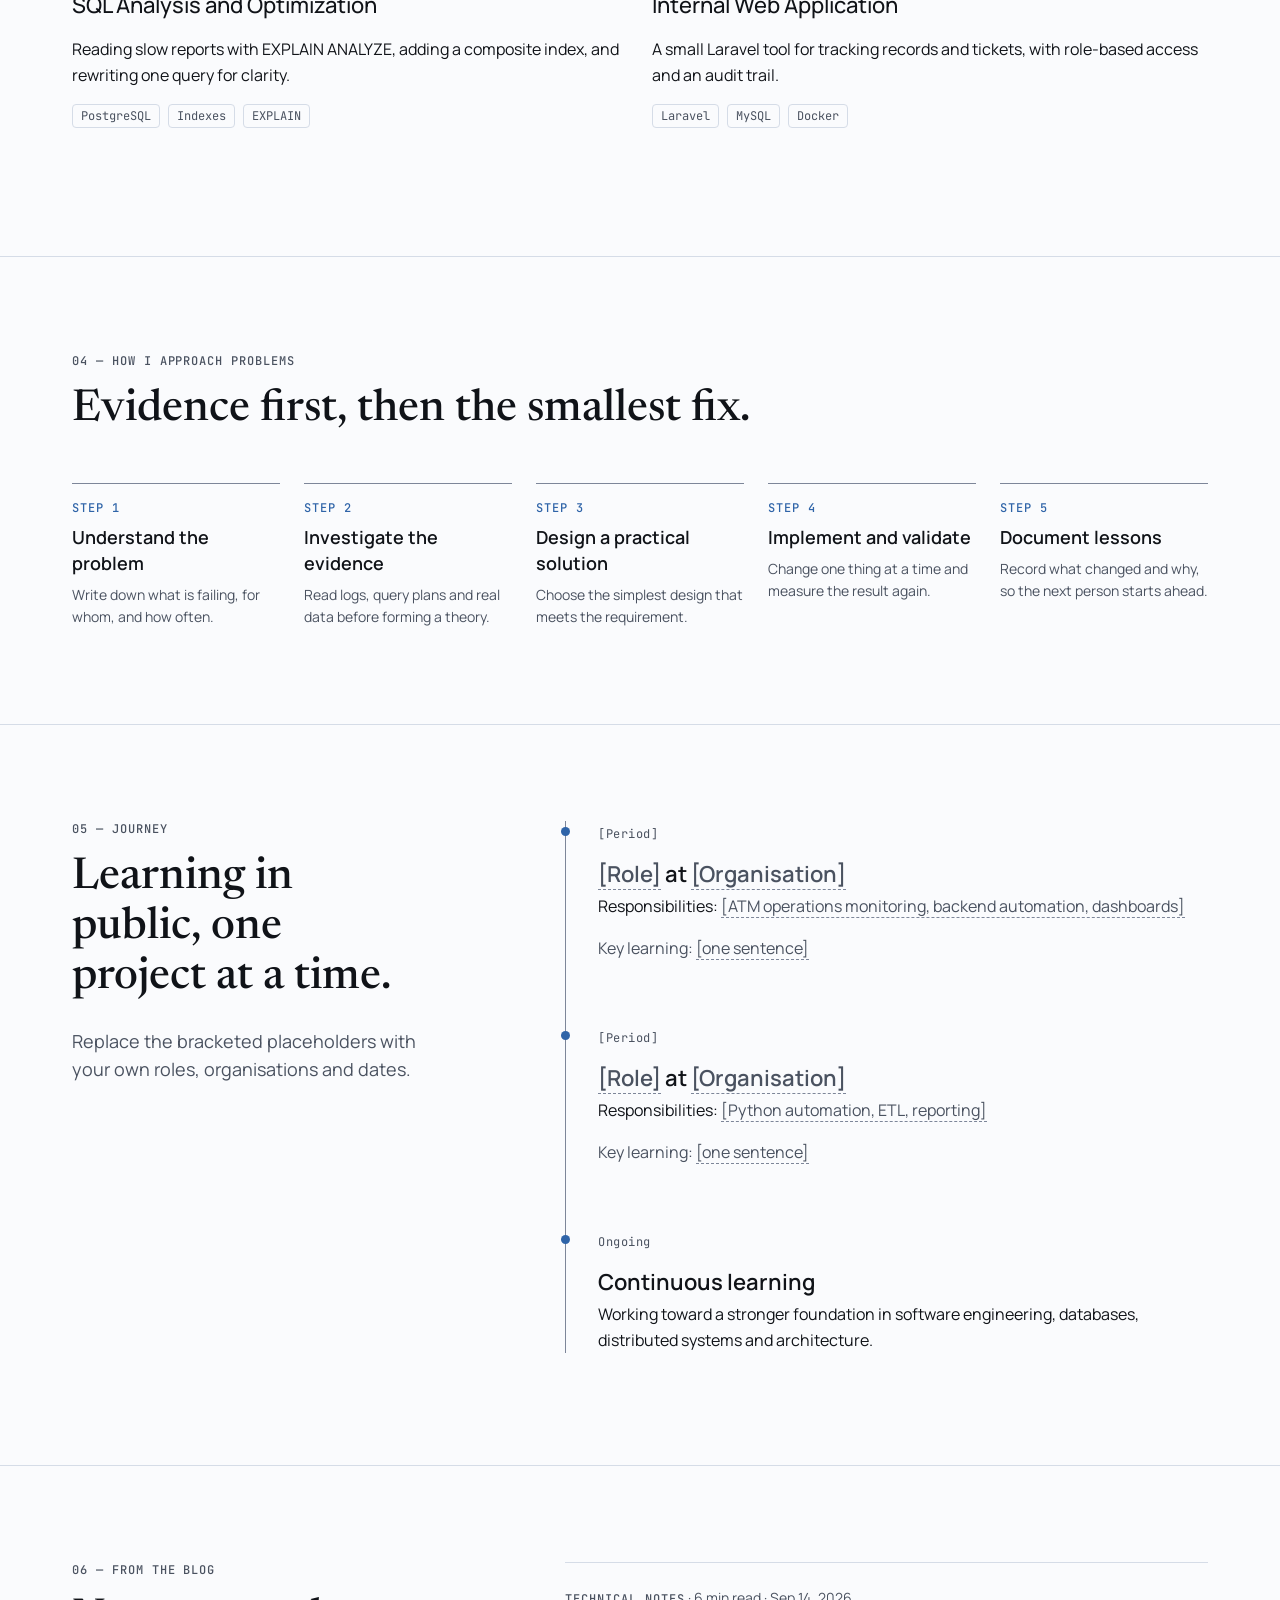
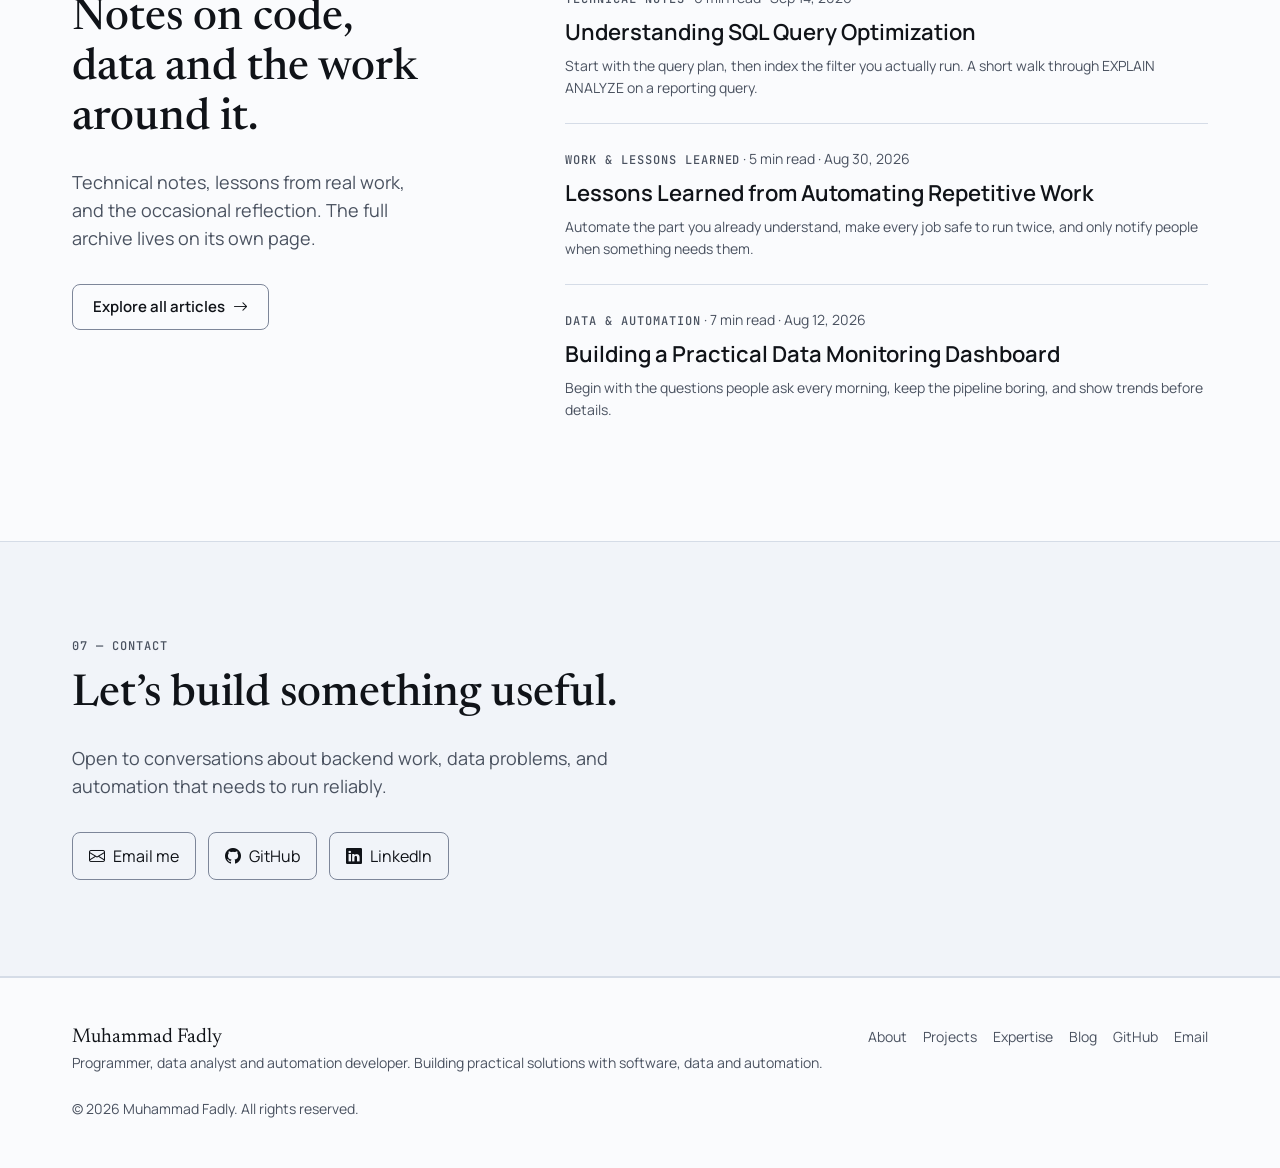
<file: website/index.html>
<!doctype html>
<html lang="en">
<head>
  <meta charset="utf-8">
  <meta name="viewport" content="width=device-width, initial-scale=1">
  <script>
    /* Set the theme before first paint: explicit choice first, then the system setting. */
    (function () {
      document.documentElement.classList.add("js");
      var theme;
      try { theme = localStorage.getItem("theme"); } catch (e) { theme = null; }
      if (theme !== "light" && theme !== "dark") {
        theme = window.matchMedia("(prefers-color-scheme: dark)").matches ? "dark" : "light";
      }
      document.documentElement.setAttribute("data-bs-theme", theme);
    })();
  </script>

  <title>Muhammad Fadly · Programmer, Data Analyst, Automation Developer</title>
  <meta name="description" content="Portfolio of Muhammad Fadly: backend development, SQL and data analysis, workflow automation and monitoring dashboards.">
  <link rel="canonical" href="https://example.com/">
  <meta property="og:type" content="website">
  <meta property="og:title" content="Muhammad Fadly · Portfolio">
  <meta property="og:description" content="Backend development, SQL and data analysis, workflow automation and monitoring dashboards.">
  <meta property="og:url" content="https://example.com/">
  <meta name="twitter:card" content="summary_large_image">
  <link rel="icon" href="assets/favicon.svg" type="image/svg+xml">

  <link rel="preconnect" href="https://fonts.googleapis.com">
  <link rel="preconnect" href="https://fonts.gstatic.com" crossorigin>
  <link rel="stylesheet" href="https://fonts.googleapis.com/css2?family=JetBrains+Mono:wght@400;500&family=Manrope:wght@400..800&family=Newsreader:opsz,wght@6..72,500;6..72,600&display=swap">
  <link rel="stylesheet" href="https://cdn.jsdelivr.net/npm/bootstrap@5.3.3/dist/css/bootstrap.min.css">
  <link rel="stylesheet" href="https://cdn.jsdelivr.net/npm/bootstrap-icons@1.11.3/font/bootstrap-icons.min.css">
  <link rel="stylesheet" href="assets/css/tokens.css">
  <link rel="stylesheet" href="assets/css/main.css">

  <script type="application/ld+json">
  {
    "@context": "https://schema.org",
    "@type": "Person",
    "name": "Muhammad Fadly",
    "jobTitle": "Programmer, Data Analyst, Automation Developer",
    "url": "https://example.com/",
    "sameAs": ["https://github.com/FadlyChaniago"]
  }
  </script>
</head>
<body>
  <a class="skip-link" href="#main">Skip to content</a>

  <!-- ============ Header ============ -->
  <header class="site-header" id="siteHeader">
    <nav class="navbar navbar-expand-lg p-0 h-100" aria-label="Main">
      <div class="container site-container h-100 d-flex align-items-center">
        <a class="brand" href="#top">Muhammad Fadly</a>

        <button class="theme-toggle" id="themeToggle" type="button" aria-label="Switch to dark theme">
          <i class="bi bi-moon-stars" aria-hidden="true"></i>
        </button>

        <button class="navbar-toggler ms-2" type="button" data-bs-toggle="collapse" data-bs-target="#siteNav" aria-controls="siteNav" aria-expanded="false" aria-label="Toggle navigation">
          <span class="navbar-toggler-icon"></span>
        </button>

        <div class="collapse navbar-collapse" id="siteNav">
          <ul class="navbar-nav-site">
            <li><a class="nav-link-site" href="#top" data-spy-link>Home</a></li>
            <li><a class="nav-link-site" href="#about" data-spy-link>About</a></li>
            <li><a class="nav-link-site" href="#projects" data-spy-link>Projects</a></li>
            <li><a class="nav-link-site" href="#skills" data-spy-link>Expertise</a></li>
            <li><a class="nav-link-site" href="#journey" data-spy-link>Journey</a></li>
            <li><a class="nav-link-site" href="blog/index.html">Blog</a></li>
            <li><a class="nav-link-site" href="#contact" data-spy-link>Contact</a></li>
          </ul>
        </div>
      </div>
    </nav>
  </header>

  <main id="main">
    <!-- ============ Hero ============ -->
    <section class="hero" id="top">
      <div class="container site-container">
        <div class="row align-items-center g-5">
          <div class="col-lg-7">
            <p class="eyebrow reveal">Programmer · Data Analyst · Automation Developer</p>
            <h1 class="display-hero reveal">Turning technical problems into practical solutions.</h1>
            <p class="lead-text reveal">I build backend services, data pipelines and monitoring tools, and I write down what I learn along the way.</p>
            <div class="d-flex flex-wrap gap-3 reveal">
              <a class="btn-brand" href="#projects">Explore projects <i class="bi bi-arrow-right" aria-hidden="true"></i></a>
              <a class="btn-ghost-brand" href="blog/index.html">Read the blog</a>
            </div>
          </div>

          <div class="col-lg-5">
            <div class="hero-visual" aria-hidden="true">
              <div class="hv hv-ink" data-parallax="0.04"></div>
              <div class="hv hv-primary" data-parallax="0.09"></div>
              <div class="hv hv-secondary" data-parallax="0.14"></div>
              <div class="hv hv-accent" data-parallax="0.06"></div>
              <div class="hv-rule hv-rule-1" data-parallax="0.03"></div>
              <div class="hv-rule hv-rule-2" data-parallax="0.06"></div>
              <div class="hv-rule hv-rule-3" data-parallax="0.10"></div>
              <p class="hv-caption label-mono">Portfolio · 2026</p>
            </div>
          </div>
        </div>

        <a class="scroll-cue" href="#about">Scroll to explore <i class="bi bi-arrow-down" aria-hidden="true"></i></a>
      </div>
    </section>

    <!-- ============ About ============ -->
    <section class="section hairline-top" id="about">
      <div class="container site-container">
        <div class="row g-5">
          <div class="col-lg-4">
            <p class="section-label reveal">01 — About</p>
            <h2 class="display-section mt-3 reveal">Working between code, data and operations.</h2>
          </div>
          <div class="col-lg-7 offset-lg-1 about-body reveal">
            <p>I work as a programmer who also handles ATM operations and monitoring. My days mix backend development, Python automation, dashboards and database work, with the operational questions behind them: availability, reliability and incidents.</p>
            <p>I start with the evidence, then choose the simplest solution that will still hold up in production. I care about code that someone else can maintain after me.</p>
            <blockquote class="pull-quote">Simple first. Measure before optimising. Write down what changed.</blockquote>
            <ul class="interest-list">
              <li><i class="bi bi-database" aria-hidden="true"></i> Databases and SQL</li>
              <li><i class="bi bi-gear" aria-hidden="true"></i> Workflow automation</li>
              <li><i class="bi bi-graph-up" aria-hidden="true"></i> Monitoring and reporting</li>
              <li><i class="bi bi-terminal" aria-hidden="true"></i> Linux and deployment</li>
            </ul>
            <a class="link-plain" href="#journey">Read my journey <i class="bi bi-arrow-right" aria-hidden="true"></i></a>
          </div>
        </div>
      </div>
    </section>

    <!-- ============ Expertise ============ -->
    <section class="section hairline-top" id="skills">
      <div class="container site-container">
        <p class="section-label reveal">02 — Expertise</p>
        <h2 class="display-section mt-3 mb-5 reveal">The tools I reach for most.</h2>
        <div class="row g-4 g-lg-5">
          <div class="col-sm-6 col-lg-3 reveal">
            <div class="skill-group">
              <h3>Programming</h3>
              <ul class="skill-list">
                <li><i class="bi bi-code-slash" aria-hidden="true"></i> Python</li>
                <li><i class="bi bi-code-slash" aria-hidden="true"></i> JavaScript and Node.js</li>
                <li><i class="bi bi-code-slash" aria-hidden="true"></i> Laravel and PHP</li>
                <li><i class="bi bi-code-slash" aria-hidden="true"></i> Web development</li>
              </ul>
            </div>
          </div>
          <div class="col-sm-6 col-lg-3 reveal">
            <div class="skill-group">
              <h3>Data and databases</h3>
              <ul class="skill-list">
                <li><i class="bi bi-table" aria-hidden="true"></i> SQL and query tuning</li>
                <li><i class="bi bi-table" aria-hidden="true"></i> PostgreSQL</li>
                <li><i class="bi bi-table" aria-hidden="true"></i> MySQL and MariaDB</li>
                <li><i class="bi bi-table" aria-hidden="true"></i> Data analysis and reporting</li>
              </ul>
            </div>
          </div>
          <div class="col-sm-6 col-lg-3 reveal">
            <div class="skill-group">
              <h3>Automation</h3>
              <ul class="skill-list">
                <li><i class="bi bi-arrow-repeat" aria-hidden="true"></i> Workflow automation</li>
                <li><i class="bi bi-arrow-repeat" aria-hidden="true"></i> ETL and data processing</li>
                <li><i class="bi bi-chat-dots" aria-hidden="true"></i> WhatsApp, Telegram and email bots</li>
              </ul>
            </div>
          </div>
          <div class="col-sm-6 col-lg-3 reveal">
            <div class="skill-group">
              <h3>Monitoring and infrastructure</h3>
              <ul class="skill-list">
                <li><i class="bi bi-activity" aria-hidden="true"></i> Monitoring dashboards</li>
                <li><i class="bi bi-activity" aria-hidden="true"></i> SLA and incident tracking</li>
                <li><i class="bi bi-hdd-network" aria-hidden="true"></i> Linux, Docker and Git</li>
              </ul>
            </div>
          </div>
        </div>
      </div>
    </section>

    <!-- ============ Selected projects ============ -->
    <section class="section hairline-top" id="projects">
      <div class="container site-container">
        <p class="section-label reveal">03 — Selected projects</p>
        <h2 class="display-section mt-3 reveal">Work that started with a real problem.</h2>
        <p class="lead-text mt-3 mb-0 reveal">These case studies are illustrative placeholders. Replace the wording and details with your own before sharing.</p>

        <!-- Project 1: featured, media left -->
        <article class="project project-row reveal">
          <div class="row g-5 align-items-center">
            <div class="col-lg-6 project-media-col">
              <div class="project-media">
                <p class="placeholder-note label-mono">Placeholder visual</p>
                <div class="bars" aria-hidden="true">
                  <span style="--h: 38%"></span><span style="--h: 52%"></span><span style="--h: 44%"></span>
                  <span style="--h: 70%"></span><span style="--h: 58%"></span><span style="--h: 82%"></span>
                  <span style="--h: 64%"></span><span style="--h: 90%"></span><span style="--h: 76%"></span>
                </div>
              </div>
            </div>
            <div class="col-lg-6 project-text">
              <span class="project-num label-mono">01 · Featured</span>
              <h3 class="project-title heading-lg">Data Monitoring Dashboard</h3>
              <p>A single view for availability and incidents, so operators stop checking several spreadsheets every morning.</p>
              <dl>
                <div><dt>Problem</dt><dd>Status was spread across exports, so trends were noticed late.</dd></div>
                <div><dt>Approach</dt><dd>A scheduled Python job loads and cleans data into PostgreSQL. SQL views feed trend charts and an alert list.</dd></div>
              </dl>
              <ul class="tag-list mt-4">
                <li>Python</li><li>PostgreSQL</li><li>SQL</li><li>Dashboards</li>
              </ul>
            </div>
          </div>
        </article>

        <!-- Project 2: media right -->
        <article class="project project-row reverse reveal">
          <div class="row g-5 align-items-center">
            <div class="col-lg-6 project-media-col">
              <div class="project-media">
                <p class="placeholder-note label-mono">Placeholder visual</p>
                <div class="bars" aria-hidden="true">
                  <span style="--h: 66%"></span><span style="--h: 60%"></span><span style="--h: 72%"></span>
                  <span style="--h: 55%"></span><span style="--h: 68%"></span><span style="--h: 62%"></span>
                </div>
              </div>
            </div>
            <div class="col-lg-6 project-text">
              <span class="project-num label-mono">02</span>
              <h3 class="project-title heading-lg">Automated Reporting Workflow</h3>
              <p>A scheduled job builds the daily summary and sends it to the team, replacing a manual copy-and-paste routine.</p>
              <dl>
                <div><dt>Problem</dt><dd>Daily reports took hours to assemble by hand, and mistakes crept in.</dd></div>
                <div><dt>Approach</dt><dd>Idempotent queries, a template, and an email or chat bot. Failures notify; successes stay quiet.</dd></div>
              </dl>
              <ul class="tag-list mt-4">
                <li>Python</li><li>SQL</li><li>Email</li><li>Telegram bot</li>
              </ul>
            </div>
          </div>
        </article>

        <!-- Projects 3 and 4: compact row -->
        <div class="row g-4 mt-0">
          <div class="col-md-6">
            <article class="project project-compact h-100 reveal" style="padding-top: 32px; padding-bottom: 32px;">
              <span class="project-num label-mono">03</span>
              <h3 class="project-title">SQL Analysis and Optimization</h3>
              <p class="mb-3">Reading slow reports with EXPLAIN ANALYZE, adding a composite index, and rewriting one query for clarity.</p>
              <ul class="tag-list"><li>PostgreSQL</li><li>Indexes</li><li>EXPLAIN</li></ul>
            </article>
          </div>
          <div class="col-md-6">
            <article class="project project-compact h-100 reveal" style="padding-top: 32px; padding-bottom: 32px;">
              <span class="project-num label-mono">04</span>
              <h3 class="project-title">Internal Web Application</h3>
              <p class="mb-3">A small Laravel tool for tracking records and tickets, with role-based access and an audit trail.</p>
              <ul class="tag-list"><li>Laravel</li><li>MySQL</li><li>Docker</li></ul>
            </article>
          </div>
        </div>
      </div>
    </section>

    <!-- ============ Process ============ -->
    <section class="section hairline-top" id="process">
      <div class="container site-container">
        <p class="section-label reveal">04 — How I approach problems</p>
        <h2 class="display-section mt-3 mb-5 reveal">Evidence first, then the smallest fix.</h2>
        <ol class="process-list reveal">
          <li>
            <span class="step-num label-mono">Step 1</span>
            <h3>Understand the problem</h3>
            <p>Write down what is failing, for whom, and how often.</p>
          </li>
          <li>
            <span class="step-num label-mono">Step 2</span>
            <h3>Investigate the evidence</h3>
            <p>Read logs, query plans and real data before forming a theory.</p>
          </li>
          <li>
            <span class="step-num label-mono">Step 3</span>
            <h3>Design a practical solution</h3>
            <p>Choose the simplest design that meets the requirement.</p>
          </li>
          <li>
            <span class="step-num label-mono">Step 4</span>
            <h3>Implement and validate</h3>
            <p>Change one thing at a time and measure the result again.</p>
          </li>
          <li>
            <span class="step-num label-mono">Step 5</span>
            <h3>Document lessons</h3>
            <p>Record what changed and why, so the next person starts ahead.</p>
          </li>
        </ol>
      </div>
    </section>

    <!-- ============ Journey ============ -->
    <section class="section hairline-top" id="journey">
      <div class="container site-container">
        <div class="row g-5">
          <div class="col-lg-4">
            <p class="section-label reveal">05 — Journey</p>
            <h2 class="display-section mt-3 reveal">Learning in public, one project at a time.</h2>
            <p class="lead-text mt-4 reveal">Replace the bracketed placeholders with your own roles, organisations and dates.</p>
          </div>
          <div class="col-lg-7 offset-lg-1">
            <ol class="timeline">
              <li class="reveal">
                <span class="period">[Period]</span>
                <h3><span class="ph">[Role]</span> at <span class="ph">[Organisation]</span></h3>
                <p>Responsibilities: <span class="ph">[ATM operations monitoring, backend automation, dashboards]</span></p>
                <p class="learning">Key learning: <span class="ph">[one sentence]</span></p>
              </li>
              <li class="reveal">
                <span class="period">[Period]</span>
                <h3><span class="ph">[Role]</span> at <span class="ph">[Organisation]</span></h3>
                <p>Responsibilities: <span class="ph">[Python automation, ETL, reporting]</span></p>
                <p class="learning">Key learning: <span class="ph">[one sentence]</span></p>
              </li>
              <li class="reveal">
                <span class="period">Ongoing</span>
                <h3>Continuous learning</h3>
                <p>Working toward a stronger foundation in software engineering, databases, distributed systems and architecture.</p>
              </li>
            </ol>
          </div>
        </div>
      </div>
    </section>

    <!-- ============ Writing preview ============ -->
    <section class="section hairline-top" id="writing">
      <div class="container site-container">
        <div class="row g-5">
          <div class="col-lg-4">
            <p class="section-label reveal">06 — From the blog</p>
            <h2 class="display-section mt-3 reveal">Notes on code, data and the work around it.</h2>
            <p class="lead-text mt-4 reveal">Technical notes, lessons from real work, and the occasional reflection. The full archive lives on its own page.</p>
            <a class="btn-ghost-brand mt-3" href="blog/index.html">Explore all articles <i class="bi bi-arrow-right" aria-hidden="true"></i></a>
          </div>
          <div class="col-lg-7 offset-lg-1" id="home-writing" aria-label="Latest articles"></div>
        </div>
      </div>
    </section>

    <!-- ============ Contact ============ -->
    <section class="section contact-band" id="contact">
      <div class="container site-container">
        <p class="section-label reveal">07 — Contact</p>
        <h2 class="display-section mt-3 reveal">Let’s build something useful.</h2>
        <p class="lead-text mt-4 reveal">Open to conversations about backend work, data problems, and automation that needs to run reliably.</p>
        <div class="contact-links reveal">
          <a href="mailto:you@example.com"><i class="bi bi-envelope" aria-hidden="true"></i> Email me</a>
          <a href="https://github.com/FadlyChaniago" rel="noopener"><i class="bi bi-github" aria-hidden="true"></i> GitHub</a>
          <a href="https://www.linkedin.com/in/your-profile" rel="noopener"><i class="bi bi-linkedin" aria-hidden="true"></i> LinkedIn</a>
        </div>
      </div>
    </section>
  </main>

  <!-- ============ Footer ============ -->
  <footer class="site-footer hairline-top">
    <div class="container site-container d-flex flex-column flex-md-row justify-content-between gap-4">
      <div>
        <p class="mb-1" style="font-family: var(--font-serif); font-size: 20px; color: var(--ink);">Muhammad Fadly</p>
        <p class="mb-0">Programmer, data analyst and automation developer. Building practical solutions with software, data and automation.</p>
      </div>
      <nav aria-label="Footer">
        <ul class="footer-links">
          <li><a href="#about">About</a></li>
          <li><a href="#projects">Projects</a></li>
          <li><a href="#skills">Expertise</a></li>
          <li><a href="blog/index.html">Blog</a></li>
          <li><a href="https://github.com/FadlyChaniago" rel="noopener">GitHub</a></li>
          <li><a href="mailto:you@example.com">Email</a></li>
        </ul>
      </nav>
    </div>
    <div class="container site-container mt-4">
      <p class="mb-0">© <span id="year">2026</span> Muhammad Fadly. All rights reserved.</p>
    </div>
  </footer>

  <script src="https://cdn.jsdelivr.net/npm/bootstrap@5.3.3/dist/js/bootstrap.bundle.min.js" defer></script>
  <script src="assets/js/data/articles.js" defer></script>
  <script src="assets/js/main.js" defer></script>
</body>
</html>
</file>
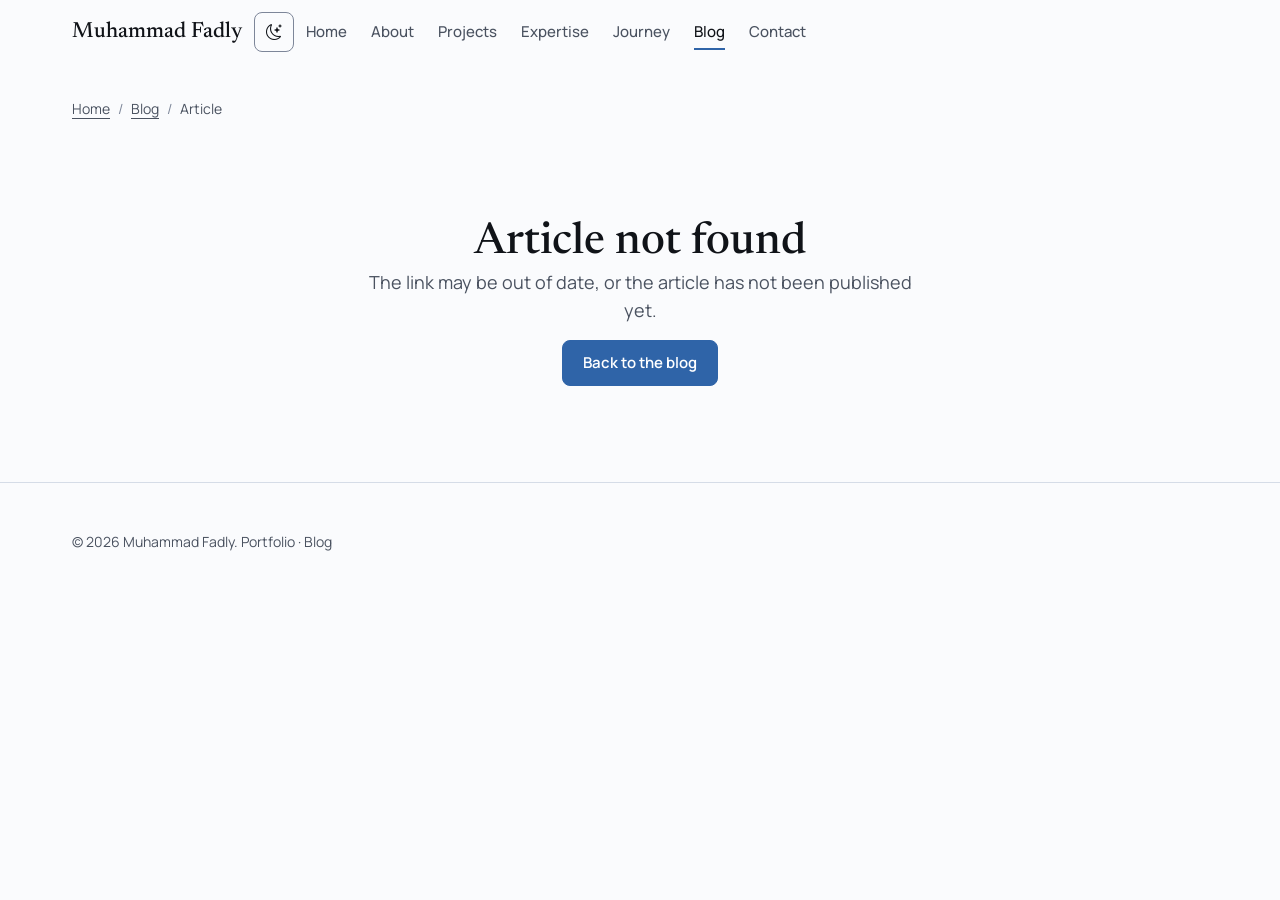
<file: blog/article.html>
<!doctype html>
<html lang="en">
<head>
  <meta charset="utf-8">
  <meta name="viewport" content="width=device-width, initial-scale=1">
  <script>
    (function () {
      document.documentElement.classList.add("js");
      var theme;
      try { theme = localStorage.getItem("theme"); } catch (e) { theme = null; }
      if (theme !== "light" && theme !== "dark") {
        theme = window.matchMedia("(prefers-color-scheme: dark)").matches ? "dark" : "light";
      }
      document.documentElement.setAttribute("data-bs-theme", theme);
    })();
  </script>

  <title>Article · Muhammad Fadly</title>
  <meta name="description" content="Article from the blog of Muhammad Fadly.">
  <link rel="icon" href="../assets/favicon.svg" type="image/svg+xml">

  <link rel="preconnect" href="https://fonts.googleapis.com">
  <link rel="preconnect" href="https://fonts.gstatic.com" crossorigin>
  <link rel="stylesheet" href="https://fonts.googleapis.com/css2?family=JetBrains+Mono:wght@400;500&family=Manrope:wght@400..800&family=Newsreader:opsz,wght@6..72,500;6..72,600&display=swap">
  <link rel="stylesheet" href="https://cdn.jsdelivr.net/npm/bootstrap@5.3.3/dist/css/bootstrap.min.css">
  <link rel="stylesheet" href="https://cdn.jsdelivr.net/npm/bootstrap-icons@1.11.3/font/bootstrap-icons.min.css">
  <link rel="stylesheet" href="../assets/css/tokens.css">
  <link rel="stylesheet" href="../assets/css/main.css">
</head>
<body>
  <a class="skip-link" href="#main">Skip to content</a>
  <div class="progress" aria-hidden="true"><div class="progress-bar"></div></div>

  <header class="site-header" id="siteHeader">
    <nav class="navbar navbar-expand-lg p-0 h-100" aria-label="Main">
      <div class="container site-container h-100 d-flex align-items-center">
        <a class="brand" href="../index.html">Muhammad Fadly</a>

        <button class="theme-toggle" id="themeToggle" type="button" aria-label="Switch to dark theme">
          <i class="bi bi-moon-stars" aria-hidden="true"></i>
        </button>

        <button class="navbar-toggler ms-2" type="button" data-bs-toggle="collapse" data-bs-target="#siteNav" aria-controls="siteNav" aria-expanded="false" aria-label="Toggle navigation">
          <span class="navbar-toggler-icon"></span>
        </button>

        <div class="collapse navbar-collapse" id="siteNav">
          <ul class="navbar-nav-site">
            <li><a class="nav-link-site" href="../index.html">Home</a></li>
            <li><a class="nav-link-site" href="../index.html#about">About</a></li>
            <li><a class="nav-link-site" href="../index.html#projects">Projects</a></li>
            <li><a class="nav-link-site" href="../index.html#skills">Expertise</a></li>
            <li><a class="nav-link-site" href="../index.html#journey">Journey</a></li>
            <li><a class="nav-link-site active" href="index.html" aria-current="page">Blog</a></li>
            <li><a class="nav-link-site" href="../index.html#contact">Contact</a></li>
          </ul>
        </div>
      </div>
    </nav>
  </header>

  <main id="main">
    <div class="container site-container">
      <nav aria-label="Breadcrumb">
        <ol class="crumbs">
          <li><a href="../index.html">Home</a></li>
          <li><a href="index.html">Blog</a></li>
          <li aria-current="page" id="crumb-current">Article</li>
        </ol>
      </nav>

      <div id="notFound" class="not-found" hidden>
        <h1 class="display-section">Article not found</h1>
        <p class="lead-text mx-auto">The link may be out of date, or the article has not been published yet.</p>
        <a class="btn-brand" href="index.html">Back to the blog</a>
      </div>

      <div id="articleWrap">
        <header class="article-head">
          <span class="label-mono" id="category">Category</span>
          <h1 id="title">Article title</h1>
          <p class="excerpt" id="excerpt"></p>
          <p class="meta-line mt-3" id="meta"></p>
        </header>

        <div class="row g-5">
          <aside class="col-lg-3">
            <div class="toc-sticky">
              <details class="toc" id="tocDetails" open>
                <summary>On this page</summary>
                <ul id="toc"></ul>
              </details>
            </div>
          </aside>

          <div class="col-lg-8 offset-lg-1" id="articleBody">
            <article class="article-body" id="body" aria-labelledby="title"></article>

            <div class="share-row">
              <span>Share</span>
              <a id="shareX" href="#" rel="noopener" target="_blank"><i class="bi bi-twitter-x" aria-hidden="true"></i> X</a>
              <a id="shareLinkedIn" href="#" rel="noopener" target="_blank"><i class="bi bi-linkedin" aria-hidden="true"></i> LinkedIn</a>
              <button id="copyLink" type="button"><i class="bi bi-link-45deg" aria-hidden="true"></i> <span>Copy link</span></button>
            </div>

            <nav class="pager" id="pager" aria-label="Previous and next articles"></nav>

            <section class="related" id="related" aria-labelledby="related-title">
              <p class="section-label" id="related-title">Related articles</p>
              <div id="related-list"></div>
            </section>

            <p class="mt-5"><a class="link-plain" href="index.html"><i class="bi bi-arrow-left" aria-hidden="true"></i> Back to all articles</a></p>
          </div>
        </div>
      </div>
    </div>
  </main>

  <footer class="site-footer hairline-top">
    <div class="container site-container">
      <p class="mb-0">© <span id="year">2026</span> Muhammad Fadly. <a href="../index.html">Portfolio</a> · <a href="index.html">Blog</a></p>
    </div>
  </footer>

  <script src="https://cdn.jsdelivr.net/npm/bootstrap@5.3.3/dist/js/bootstrap.bundle.min.js" defer></script>
  <script src="../assets/js/data/articles.js" defer></script>
  <script src="../assets/js/main.js" defer></script>
  <script src="../assets/js/article.js" defer></script>
</body>
</html>
</file>
<file: assets/css/tokens.css>
/* Design tokens — mirrors design-system/tokens.json.
   Light is the default. Dark applies when <html data-bs-theme="dark"> is set. */

:root {
  /* colour */
  --surface-100: #fafbfd;
  --surface-200: #f1f4f9;
  --surface-300: #e4e9f2;
  --ink: #101318;
  --ink-muted: #4a5260;
  --border: #d5dce7;
  --border-strong: #7d8699;
  --primary: #4a82ca;
  --secondary: #7faeea;
  --accent: #559cf4;
  --action: #2f64a8;
  --on-action: #ffffff;
  --link: #2f64a8;
  --focus-ring: #2f64a8;

  /* type */
  --font-sans: "Manrope", system-ui, sans-serif;
  --font-serif: "Newsreader", Georgia, serif;
  --font-mono: "JetBrains Mono", ui-monospace, monospace;

  /* space */
  --space-1: 4px;
  --space-2: 8px;
  --space-3: 12px;
  --space-4: 16px;
  --space-6: 24px;
  --space-8: 32px;
  --space-12: 48px;
  --space-16: 64px;
  --space-24: 96px;

  /* shape + depth */
  --radius-sm: 4px;
  --radius-md: 8px;
  --radius-lg: 16px;
  --radius-pill: 999px;
  --shadow-raised: 0 1px 2px rgba(16, 19, 24, 0.06), 0 8px 24px rgba(16, 19, 24, 0.08);

  /* layout */
  --container-wide: 1200px;
  --container-prose: 68ch;
  --header-height: 64px;

  /* motion */
  --motion-fast: 180ms;
  --motion-normal: 300ms;
  --motion-slow: 500ms;
  --ease-standard: cubic-bezier(.2, .7, .2, 1);

  /* Bootstrap variables that follow our tokens */
  --bs-body-bg: var(--surface-100);
  --bs-body-color: var(--ink);
  --bs-body-font-family: var(--font-sans);
  --bs-link-color: var(--link);
  --bs-link-hover-color: var(--link);
  --bs-border-color: var(--border);
  --bs-secondary-color: var(--ink-muted);
}

[data-bs-theme="dark"] {
  --surface-100: #0d1117;
  --surface-200: #161b22;
  --surface-300: #1f2630;
  --ink: #e6eaf0;
  --ink-muted: #a3adbb;
  --border: #2a313c;
  --border-strong: #5d6878;
  --primary: #4a82ca;
  --secondary: #7faeea;
  --accent: #559cf4;
  --action: #4a82ca;
  --on-action: #101318;
  --link: #7faeea;
  --focus-ring: #7faeea;
  --shadow-raised: 0 1px 2px rgba(0, 0, 0, 0.6), 0 8px 24px rgba(0, 0, 0, 0.45);
  color-scheme: dark;
}
</file>
<file: assets/css/main.css>
/* Portfolio + blog styles. Uses tokens.css only; no raw colour values here. */

/* ---------- base ---------- */
*, *::before, *::after { box-sizing: border-box; }

html {
  scroll-behavior: smooth;
  scroll-padding-top: calc(var(--header-height) + 16px);
}

body {
  font-family: var(--font-sans);
  font-size: 16px;
  line-height: 26px;
  color: var(--ink);
  background: var(--surface-100);
  -webkit-font-smoothing: antialiased;
  overflow-x: hidden;
}

a {
  color: var(--link);
  text-underline-offset: 4px;
  text-decoration-thickness: 1px;
}
a:hover { text-decoration-thickness: 2px; }

:focus-visible {
  outline: 2px solid var(--focus-ring);
  outline-offset: 2px;
}

img, svg { max-width: 100%; }

h1, h2, h3, h4 { color: var(--ink); margin: 0; }
p { margin: 0 0 var(--space-4); }

.skip-link {
  position: absolute;
  left: var(--space-4);
  top: -56px;
  z-index: 2000;
  background: var(--action);
  color: var(--on-action);
  padding: var(--space-2) var(--space-4);
  border-radius: var(--radius-md);
  text-decoration: none;
  transition: top var(--motion-fast) var(--ease-standard);
}
.skip-link:focus { top: var(--space-4); }

/* ---------- type ---------- */
.display-hero {
  font-family: var(--font-serif);
  font-weight: 500;
  font-size: 64px;
  line-height: 68px;
  letter-spacing: -0.01em;
}
.display-section {
  font-family: var(--font-serif);
  font-weight: 500;
  font-size: 44px;
  line-height: 50px;
}
.heading-lg { font-weight: 650; font-size: 32px; line-height: 38px; }
.heading-md { font-weight: 600; font-size: 22px; line-height: 30px; }
.title-featured { font-family: var(--font-serif); font-weight: 500; font-size: 44px; line-height: 50px; }
.lead-text { font-size: 18px; line-height: 28px; color: var(--ink-muted); max-width: 52ch; }
.excerpt { color: var(--ink-muted); font-size: 14px; line-height: 22px; margin: 0; }
.meta-line { font-size: 14px; line-height: 22px; color: var(--ink-muted); margin: 0 0 var(--space-2); }

.eyebrow,
.section-label,
.label-mono {
  font-family: var(--font-mono);
  font-size: 12px;
  line-height: 16px;
  font-weight: 500;
  letter-spacing: 0.08em;
  text-transform: uppercase;
  color: var(--ink-muted);
}

.link-plain { color: var(--ink); text-decoration: none; }
.link-plain:hover { color: var(--link); text-decoration: underline; }

/* ---------- layout ---------- */
.site-container {
  max-width: var(--container-wide);
  padding-left: var(--space-6);
  padding-right: var(--space-6);
}
@media (min-width: 768px) {
  .site-container { padding-left: var(--space-8); padding-right: var(--space-8); }
}

.section { padding: var(--space-16) 0; }
@media (min-width: 992px) {
  .section { padding: var(--space-24) 0; }
}

.hairline-top { border-top: 1px solid var(--border); }

/* ---------- header ---------- */
.site-header {
  position: sticky;
  top: 0;
  z-index: 1030;
  height: var(--header-height);
  border-bottom: 1px solid transparent;
  transition:
    background-color var(--motion-normal) var(--ease-standard),
    border-color var(--motion-normal) var(--ease-standard),
    box-shadow var(--motion-normal) var(--ease-standard);
}
.site-header.is-scrolled {
  background: var(--surface-100);
  border-bottom-color: var(--border);
  box-shadow: var(--shadow-raised);
}
.site-header .container {
  height: 100%;
  display: flex;
  align-items: center;
  gap: var(--space-3);
}

.brand {
  font-family: var(--font-serif);
  font-size: 22px;
  font-weight: 500;
  color: var(--ink);
  text-decoration: none;
  margin-right: auto;
}

.theme-toggle {
  width: 40px;
  height: 40px;
  display: inline-grid;
  place-items: center;
  background: transparent;
  color: var(--ink);
  border: 1px solid var(--border-strong);
  border-radius: var(--radius-md);
  cursor: pointer;
  transition: background-color var(--motion-fast) var(--ease-standard);
}
.theme-toggle:hover { background: var(--surface-200); }

.navbar-toggler { border-color: var(--border-strong); }

.nav-link-site {
  position: relative;
  display: inline-block;
  font-size: 15px;
  line-height: 20px;
  font-weight: 500;
  color: var(--ink-muted);
  text-decoration: none;
  padding: var(--space-2) 0;
  transition: color var(--motion-fast) var(--ease-standard);
}
.nav-link-site:hover,
.nav-link-site.active { color: var(--ink); text-decoration: none; }
.nav-link-site.active::after {
  content: "";
  position: absolute;
  left: 0;
  right: 0;
  bottom: 0;
  height: 2px;
  background: var(--link);
}

@media (min-width: 992px) {
  .navbar-nav-site { display: flex; gap: var(--space-6); margin: 0; padding: 0; list-style: none; }
}
@media (max-width: 991.98px) {
  #siteNav {
    position: absolute;
    top: 100%;
    left: 0;
    right: 0;
    background: var(--surface-100);
    border-bottom: 1px solid var(--border);
    box-shadow: var(--shadow-raised);
    padding: var(--space-4) var(--space-6) var(--space-6);
  }
  .navbar-nav-site { list-style: none; margin: 0; padding: 0; }
  .navbar-nav-site li { border-bottom: 1px solid var(--border); }
  .navbar-nav-site .nav-link-site { display: block; padding: var(--space-3) 0; }
  .navbar-nav-site .nav-link-site.active::after { display: none; }
}

/* ---------- buttons (own classes, not Bootstrap's, so they follow the tokens) ---------- */
.btn-brand,
.btn-ghost-brand {
  display: inline-flex;
  align-items: center;
  gap: var(--space-2);
  padding: 12px 20px;
  border-radius: var(--radius-md);
  border: 1px solid var(--action);
  font-size: 15px;
  line-height: 20px;
  font-weight: 600;
  text-decoration: none;
  cursor: pointer;
  transition:
    filter var(--motion-fast) var(--ease-standard),
    background-color var(--motion-fast) var(--ease-standard),
    color var(--motion-fast) var(--ease-standard),
    transform var(--motion-fast) var(--ease-standard);
}
.btn-brand {
  background: var(--action);
  color: var(--on-action);
}
.btn-brand:hover { color: var(--on-action); filter: brightness(1.08); transform: translateY(-1px); text-decoration: none; }
.btn-ghost-brand {
  background: transparent;
  color: var(--ink);
  border-color: var(--border-strong);
}
.btn-ghost-brand:hover { background: var(--surface-200); color: var(--ink); text-decoration: none; }

/* ---------- hero ---------- */
.hero { padding: var(--space-12) 0 var(--space-8); }
@media (min-width: 992px) {
  .hero { padding: var(--space-16) 0 var(--space-12); }
}
.hero .eyebrow { margin-bottom: var(--space-6); }
.hero .display-hero { margin-bottom: var(--space-6); }
.hero .lead-text { margin-bottom: var(--space-8); }

.hero-visual {
  position: relative;
  width: 100%;
  max-width: 520px;
  aspect-ratio: 5 / 4;
  margin-left: auto;
  overflow: hidden;
  border-radius: var(--radius-lg);
  border: 1px solid var(--border);
}
.hv { position: absolute; will-change: transform; }
.hv-ink { left: 0; top: 0; width: 40%; height: 100%; background: var(--ink); }
.hv-primary { left: 40%; top: 0; width: 60%; height: 56%; background: var(--primary); }
.hv-secondary { left: 40%; top: 56%; width: 30%; height: 44%; background: var(--secondary); }
.hv-accent { left: 70%; top: 56%; width: 30%; height: 44%; background: var(--accent); }
.hv-rule {
  position: absolute;
  left: 40%;
  right: 0;
  height: 1px;
  background: var(--surface-100);
  will-change: transform;
}
.hv-rule-1 { top: 14%; }
.hv-rule-2 { top: 30%; }
.hv-rule-3 { top: 46%; }
.hv-caption {
  position: absolute;
  left: var(--space-6);
  bottom: var(--space-6);
  color: var(--surface-100);
  margin: 0;
}

.scroll-cue {
  display: inline-flex;
  align-items: center;
  gap: var(--space-2);
  margin-top: var(--space-16);
  font-size: 14px;
  color: var(--ink-muted);
  text-decoration: none;
}
.scroll-cue:hover { color: var(--ink); text-decoration: none; }

/* ---------- about ---------- */
.about-body p { font-size: 18px; line-height: 30px; }
.pull-quote {
  font-family: var(--font-serif);
  font-size: 26px;
  line-height: 34px;
  font-style: italic;
  color: var(--ink);
  border-top: 1px solid var(--border-strong);
  padding-top: var(--space-6);
  margin: var(--space-8) 0;
}
.interest-list {
  list-style: none;
  padding: 0;
  margin: 0 0 var(--space-8);
  display: grid;
  gap: var(--space-3);
}
@media (min-width: 576px) {
  .interest-list { grid-template-columns: 1fr 1fr; }
}
.interest-list li { display: flex; gap: var(--space-2); align-items: center; color: var(--ink); }
.interest-list i { color: var(--ink-muted); }

/* ---------- skills ---------- */
.skill-group { border-top: 1px solid var(--border); padding-top: var(--space-6); height: 100%; }
.skill-group h3 { font-size: 18px; line-height: 26px; font-weight: 600; margin-bottom: var(--space-4); }
.skill-list { list-style: none; padding: 0; margin: 0; }
.skill-list li {
  display: flex;
  gap: var(--space-3);
  align-items: flex-start;
  padding: var(--space-2) 0;
  color: var(--ink);
}
.skill-list i { color: var(--ink-muted); margin-top: 4px; }

/* ---------- projects ---------- */
.project {
  border-top: 1px solid var(--border);
  padding: var(--space-12) 0;
}
.project-num { margin-bottom: var(--space-3); display: block; }
.project-title { margin-bottom: var(--space-4); }
.project-title.heading-lg { font-size: 32px; line-height: 38px; }
.project dl { margin: var(--space-6) 0 0; display: grid; gap: var(--space-4); }
.project dt {
  font-family: var(--font-mono);
  font-size: 12px;
  letter-spacing: 0.08em;
  text-transform: uppercase;
  color: var(--ink-muted);
  margin-bottom: var(--space-1);
}
.project dd { margin: 0; color: var(--ink); }

.tag-list { display: flex; flex-wrap: wrap; gap: var(--space-2); margin: 0; padding: 0; list-style: none; }
.tag-list li {
  font-family: var(--font-mono);
  font-size: 12px;
  line-height: 16px;
  padding: 3px 8px;
  border: 1px solid var(--border);
  border-radius: var(--radius-sm);
  color: var(--ink-muted);
}

.project-media {
  position: relative;
  aspect-ratio: 16 / 10;
  background: var(--surface-200);
  border: 1px solid var(--border);
  border-radius: var(--radius-lg);
  padding: var(--space-6);
  display: flex;
  flex-direction: column;
  justify-content: flex-end;
  overflow: hidden;
  transition: box-shadow var(--motion-normal) var(--ease-standard);
}
.project:hover .project-media { box-shadow: var(--shadow-raised); }
.project-media .placeholder-note {
  position: absolute;
  top: var(--space-4);
  left: var(--space-4);
  margin: 0;
  color: var(--ink-muted);
}
.bars {
  display: flex;
  align-items: flex-end;
  gap: 6px;
  height: 62%;
}
.bars span {
  flex: 1;
  height: var(--h, 50%);
  background: var(--primary);
  transform-origin: bottom;
  transition: transform var(--motion-normal) var(--ease-standard);
}
.bars span:nth-child(3n) { background: var(--secondary); }
.project:hover .bars span { transform: scaleY(1.06); }

/* alternating project layouts */
.project-row .project-text { order: 2; }
.project-row .project-media-col { order: 1; }
@media (min-width: 992px) {
  .project-row.reverse .project-text { order: 1; }
  .project-row.reverse .project-media-col { order: 2; }
}

.project-compact .project-title { font-size: 22px; line-height: 30px; }

/* ---------- process ---------- */
.process-list {
  list-style: none;
  padding: 0;
  margin: 0;
  display: grid;
  gap: var(--space-8);
}
@media (min-width: 992px) {
  .process-list { grid-template-columns: repeat(5, 1fr); gap: var(--space-6); }
}
.process-list li {
  border-top: 1px solid var(--border-strong);
  padding-top: var(--space-4);
}
.process-list .step-num { color: var(--link); display: block; margin-bottom: var(--space-2); }
.process-list h3 { font-size: 18px; line-height: 26px; font-weight: 600; margin-bottom: var(--space-2); }
.process-list p { color: var(--ink-muted); font-size: 14px; line-height: 22px; margin: 0; }

/* ---------- journey ---------- */
.timeline {
  list-style: none;
  margin: 0;
  padding: 0 0 0 var(--space-8);
  border-left: 1px solid var(--border-strong);
}
.timeline li {
  position: relative;
  padding-bottom: var(--space-12);
}
.timeline li:last-child { padding-bottom: 0; }
.timeline li::before {
  content: "";
  position: absolute;
  left: calc(-1 * var(--space-8) - 5px);
  top: 6px;
  width: 9px;
  height: 9px;
  border-radius: 50%;
  background: var(--action);
}
.timeline h3 { font-size: 22px; line-height: 30px; font-weight: 600; margin-bottom: var(--space-1); }
.timeline .period { font-family: var(--font-mono); font-size: 12px; color: var(--ink-muted); letter-spacing: 0.04em; display: block; margin-bottom: var(--space-3); }
.timeline .learning { color: var(--ink-muted); margin-top: var(--space-3); }

.ph {
  color: var(--ink-muted);
  border-bottom: 1px dashed var(--border-strong);
  font-style: normal;
}

/* ---------- writing previews ---------- */
.writing-item {
  border-top: 1px solid var(--border);
  padding: var(--space-6) 0;
}
.writing-item h3 { font-size: 22px; line-height: 30px; font-weight: 600; margin: var(--space-1) 0 var(--space-2); }
.writing-item a { color: var(--ink); text-decoration: none; }
.writing-item a:hover { color: var(--link); text-decoration: underline; }

/* ---------- contact ---------- */
.contact-band {
  background: var(--surface-200);
  border-top: 1px solid var(--border);
  border-bottom: 1px solid var(--border);
}
.contact-links { display: flex; flex-wrap: wrap; gap: var(--space-3); margin-top: var(--space-8); }
.contact-links a {
  display: inline-flex;
  align-items: center;
  gap: var(--space-2);
  padding: 10px 16px;
  border: 1px solid var(--border-strong);
  border-radius: var(--radius-md);
  color: var(--ink);
  text-decoration: none;
}
.contact-links a:hover { background: var(--surface-100); text-decoration: none; }

/* ---------- footer ---------- */
.site-footer {
  padding: var(--space-12) 0;
  font-size: 14px;
  line-height: 22px;
  color: var(--ink-muted);
}
.site-footer a { color: var(--ink-muted); text-decoration: none; }
.site-footer a:hover { color: var(--ink); text-decoration: underline; }
.footer-links { display: flex; flex-wrap: wrap; gap: var(--space-4); list-style: none; padding: 0; margin: 0; }

/* ---------- reveal (only when JS is on) ---------- */
.js .reveal {
  opacity: 0;
  transform: translateY(16px);
  transition:
    opacity var(--motion-slow) var(--ease-standard),
    transform var(--motion-slow) var(--ease-standard);
}
.js .reveal.is-visible { opacity: 1; transform: none; }

/* ---------- blog archive ---------- */
.blog-intro { padding: var(--space-12) 0 var(--space-8); }
.blog-intro .display-section { margin: var(--space-4) 0; }

.toolbar {
  display: flex;
  flex-wrap: wrap;
  gap: var(--space-4);
  align-items: center;
  justify-content: space-between;
  border-top: 1px solid var(--border);
  border-bottom: 1px solid var(--border);
  padding: var(--space-4) 0;
}
.search-input {
  width: min(100%, 320px);
  padding: 10px 14px;
  border: 1px solid var(--border-strong);
  border-radius: var(--radius-md);
  background: var(--surface-100);
  color: var(--ink);
  font: inherit;
  font-size: 15px;
}
.search-input::placeholder { color: var(--ink-muted); }
.filters { display: flex; flex-wrap: wrap; gap: var(--space-2); }
.filter-btn {
  background: transparent;
  color: var(--ink);
  border: 1px solid var(--border-strong);
  border-radius: var(--radius-md);
  padding: 6px 12px;
  font: inherit;
  font-size: 14px;
  cursor: pointer;
  transition: background-color var(--motion-fast) var(--ease-standard);
}
.filter-btn:hover { background: var(--surface-200); }
.filter-btn[aria-pressed="true"] {
  background: var(--action);
  border-color: var(--action);
  color: var(--on-action);
}
.result-count { font-size: 14px; color: var(--ink-muted); margin: var(--space-6) 0 0; }

.featured-article { padding: var(--space-12) 0; border-bottom: 1px solid var(--border); }
.featured-article h2 { margin: var(--space-3) 0 var(--space-4); }
.featured-article h2 a { color: var(--ink); text-decoration: none; }
.featured-article h2 a:hover { color: var(--link); text-decoration: underline; }

.empty-state {
  padding: var(--space-16) 0;
  text-align: center;
  color: var(--ink-muted);
}
.empty-state .btn-ghost-brand { margin-top: var(--space-4); }

/* ---------- article page ---------- */
.progress {
  position: fixed;
  top: 0;
  left: 0;
  right: 0;
  height: 3px;
  z-index: 1100;
  background: transparent;
}
.progress-bar {
  height: 100%;
  background: var(--action);
  transform: scaleX(0);
  transform-origin: left;
}

.crumbs {
  list-style: none;
  display: flex;
  flex-wrap: wrap;
  gap: var(--space-2);
  padding: var(--space-8) 0 0;
  margin: 0;
  font-size: 14px;
  color: var(--ink-muted);
}
.crumbs li + li::before { content: "/"; margin-right: var(--space-2); color: var(--border-strong); }
.crumbs a { color: var(--ink-muted); }

.article-head { padding: var(--space-8) 0 var(--space-8); }
.article-head h1 {
  font-family: var(--font-serif);
  font-weight: 500;
  font-size: 52px;
  line-height: 58px;
  margin: var(--space-4) 0;
  max-width: 22ch;
}
.article-head .excerpt { font-size: 18px; line-height: 28px; max-width: 56ch; }

.toc-sticky { position: sticky; top: calc(var(--header-height) + 24px); }
.toc { border-top: 1px solid var(--border); padding-top: var(--space-3); }
.toc summary {
  cursor: pointer;
  list-style-position: inside;
  font-family: var(--font-mono);
  font-size: 12px;
  letter-spacing: 0.08em;
  text-transform: uppercase;
  color: var(--ink-muted);
  padding: var(--space-2) 0;
}
.toc ul { list-style: none; margin: var(--space-2) 0 0; padding: 0; }
.toc li a {
  display: block;
  font-size: 14px;
  line-height: 22px;
  color: var(--ink-muted);
  text-decoration: none;
  padding: 4px 0;
}
.toc li a:hover { color: var(--ink); }

.article-body {
  max-width: var(--container-prose);
  font-size: 18px;
  line-height: 30px;
  color: var(--ink);
}
.article-body h2 {
  font-weight: 650;
  font-size: 28px;
  line-height: 36px;
  margin: var(--space-12) 0 var(--space-4);
  scroll-margin-top: calc(var(--header-height) + 24px);
}
.article-body p { margin-bottom: var(--space-6); }
.article-body ul { margin: 0 0 var(--space-6); padding-left: var(--space-6); }
.article-body li { margin-bottom: var(--space-2); }
.article-body blockquote {
  font-family: var(--font-serif);
  font-size: 26px;
  line-height: 34px;
  font-style: italic;
  border-top: 1px solid var(--border-strong);
  padding-top: var(--space-6);
  margin: var(--space-12) 0;
}

.code-wrap { position: relative; margin: var(--space-6) 0; }
.code-wrap pre {
  margin: 0;
  background: var(--surface-200);
  border: 1px solid var(--border);
  border-radius: var(--radius-md);
  padding: var(--space-12) var(--space-6) var(--space-4);
  overflow-x: auto;
}
.code-wrap code {
  font-family: var(--font-mono);
  font-size: 14px;
  line-height: 22px;
  color: var(--ink);
  white-space: pre;
}
.copy-btn {
  position: absolute;
  top: var(--space-2);
  right: var(--space-2);
  font-family: var(--font-mono);
  font-size: 12px;
  color: var(--ink);
  background: var(--surface-100);
  border: 1px solid var(--border-strong);
  border-radius: var(--radius-sm);
  padding: 4px 8px;
  cursor: pointer;
}
.copy-btn:hover { background: var(--surface-300); }

.share-row {
  display: flex;
  flex-wrap: wrap;
  align-items: center;
  gap: var(--space-2);
  border-top: 1px solid var(--border);
  padding-top: var(--space-6);
  margin-top: var(--space-12);
}
.share-row span { margin-right: var(--space-2); color: var(--ink-muted); font-size: 14px; }
.share-row a,
.share-row button {
  display: inline-flex;
  align-items: center;
  gap: 6px;
  font: inherit;
  font-size: 14px;
  color: var(--ink);
  background: transparent;
  border: 1px solid var(--border-strong);
  border-radius: var(--radius-md);
  padding: 6px 12px;
  text-decoration: none;
  cursor: pointer;
}
.share-row a:hover,
.share-row button:hover { background: var(--surface-200); text-decoration: none; }

.pager {
  display: grid;
  gap: var(--space-4);
  margin-top: var(--space-12);
}
@media (min-width: 768px) {
  .pager { grid-template-columns: 1fr 1fr; }
}
.pager a {
  display: block;
  padding: var(--space-4) var(--space-6);
  border: 1px solid var(--border);
  border-radius: var(--radius-md);
  color: var(--ink);
  text-decoration: none;
  transition: border-color var(--motion-fast) var(--ease-standard);
}
.pager a:hover { border-color: var(--border-strong); text-decoration: none; }
.pager a.next { text-align: right; }
.pager .label-mono { display: block; margin-bottom: var(--space-1); }
.pager strong { font-weight: 600; font-size: 17px; line-height: 24px; }

.related { margin-top: var(--space-16); }

.not-found { padding: var(--space-24) 0; text-align: center; }

/* ---------- mobile type scale ---------- */
@media (max-width: 767.98px) {
  .display-hero { font-size: 44px; line-height: 48px; }
  .display-section { font-size: 34px; line-height: 40px; }
  .title-featured { font-size: 32px; line-height: 38px; }
  .article-head h1 { font-size: 36px; line-height: 42px; }
  .article-body { font-size: 17px; line-height: 28px; }
  .article-body h2 { font-size: 24px; line-height: 32px; }
  .project-title.heading-lg { font-size: 26px; line-height: 32px; }
  .pull-quote { font-size: 22px; line-height: 30px; }
}

/* ---------- reduced motion ---------- */
@media (prefers-reduced-motion: reduce) {
  html { scroll-behavior: auto; }
  .js .reveal { opacity: 1; transform: none; transition: none; }
  *, *::before, *::after { transition-duration: 0.01ms !important; animation-duration: 0.01ms !important; }
  .hv, .hv-rule { transform: none !important; }
}
</file>
<file: website/assets/css/tokens.css>
/* Design tokens — mirrors design-system/tokens.json.
   Light is the default. Dark applies when <html data-bs-theme="dark"> is set. */

:root {
  /* colour */
  --surface-100: #fafbfd;
  --surface-200: #f1f4f9;
  --surface-300: #e4e9f2;
  --ink: #101318;
  --ink-muted: #4a5260;
  --border: #d5dce7;
  --border-strong: #7d8699;
  --primary: #4a82ca;
  --secondary: #7faeea;
  --accent: #559cf4;
  --action: #2f64a8;
  --on-action: #ffffff;
  --link: #2f64a8;
  --focus-ring: #2f64a8;

  /* type */
  --font-sans: "Manrope", system-ui, sans-serif;
  --font-serif: "Newsreader", Georgia, serif;
  --font-mono: "JetBrains Mono", ui-monospace, monospace;

  /* space */
  --space-1: 4px;
  --space-2: 8px;
  --space-3: 12px;
  --space-4: 16px;
  --space-6: 24px;
  --space-8: 32px;
  --space-12: 48px;
  --space-16: 64px;
  --space-24: 96px;

  /* shape + depth */
  --radius-sm: 4px;
  --radius-md: 8px;
  --radius-lg: 16px;
  --radius-pill: 999px;
  --shadow-raised: 0 1px 2px rgba(16, 19, 24, 0.06), 0 8px 24px rgba(16, 19, 24, 0.08);

  /* layout */
  --container-wide: 1200px;
  --container-prose: 68ch;
  --header-height: 64px;

  /* motion */
  --motion-fast: 180ms;
  --motion-normal: 300ms;
  --motion-slow: 500ms;
  --ease-standard: cubic-bezier(.2, .7, .2, 1);

  /* Bootstrap variables that follow our tokens */
  --bs-body-bg: var(--surface-100);
  --bs-body-color: var(--ink);
  --bs-body-font-family: var(--font-sans);
  --bs-link-color: var(--link);
  --bs-link-hover-color: var(--link);
  --bs-border-color: var(--border);
  --bs-secondary-color: var(--ink-muted);
}

[data-bs-theme="dark"] {
  --surface-100: #0d1117;
  --surface-200: #161b22;
  --surface-300: #1f2630;
  --ink: #e6eaf0;
  --ink-muted: #a3adbb;
  --border: #2a313c;
  --border-strong: #5d6878;
  --primary: #4a82ca;
  --secondary: #7faeea;
  --accent: #559cf4;
  --action: #4a82ca;
  --on-action: #101318;
  --link: #7faeea;
  --focus-ring: #7faeea;
  --shadow-raised: 0 1px 2px rgba(0, 0, 0, 0.6), 0 8px 24px rgba(0, 0, 0, 0.45);
  color-scheme: dark;
}
</file>
<file: website/assets/css/main.css>
/* Portfolio + blog styles. Uses tokens.css only; no raw colour values here. */

/* ---------- base ---------- */
*, *::before, *::after { box-sizing: border-box; }

html {
  scroll-behavior: smooth;
  scroll-padding-top: calc(var(--header-height) + 16px);
}

body {
  font-family: var(--font-sans);
  font-size: 16px;
  line-height: 26px;
  color: var(--ink);
  background: var(--surface-100);
  -webkit-font-smoothing: antialiased;
  overflow-x: hidden;
}

a {
  color: var(--link);
  text-underline-offset: 4px;
  text-decoration-thickness: 1px;
}
a:hover { text-decoration-thickness: 2px; }

:focus-visible {
  outline: 2px solid var(--focus-ring);
  outline-offset: 2px;
}

img, svg { max-width: 100%; }

h1, h2, h3, h4 { color: var(--ink); margin: 0; }
p { margin: 0 0 var(--space-4); }

.skip-link {
  position: absolute;
  left: var(--space-4);
  top: -56px;
  z-index: 2000;
  background: var(--action);
  color: var(--on-action);
  padding: var(--space-2) var(--space-4);
  border-radius: var(--radius-md);
  text-decoration: none;
  transition: top var(--motion-fast) var(--ease-standard);
}
.skip-link:focus { top: var(--space-4); }

/* ---------- type ---------- */
.display-hero {
  font-family: var(--font-serif);
  font-weight: 500;
  font-size: 64px;
  line-height: 68px;
  letter-spacing: -0.01em;
}
.display-section {
  font-family: var(--font-serif);
  font-weight: 500;
  font-size: 44px;
  line-height: 50px;
}
.heading-lg { font-weight: 650; font-size: 32px; line-height: 38px; }
.heading-md { font-weight: 600; font-size: 22px; line-height: 30px; }
.title-featured { font-family: var(--font-serif); font-weight: 500; font-size: 44px; line-height: 50px; }
.lead-text { font-size: 18px; line-height: 28px; color: var(--ink-muted); max-width: 52ch; }
.excerpt { color: var(--ink-muted); font-size: 14px; line-height: 22px; margin: 0; }
.meta-line { font-size: 14px; line-height: 22px; color: var(--ink-muted); margin: 0 0 var(--space-2); }

.eyebrow,
.section-label,
.label-mono {
  font-family: var(--font-mono);
  font-size: 12px;
  line-height: 16px;
  font-weight: 500;
  letter-spacing: 0.08em;
  text-transform: uppercase;
  color: var(--ink-muted);
}

.link-plain { color: var(--ink); text-decoration: none; }
.link-plain:hover { color: var(--link); text-decoration: underline; }

/* ---------- layout ---------- */
.site-container {
  max-width: var(--container-wide);
  padding-left: var(--space-6);
  padding-right: var(--space-6);
}
@media (min-width: 768px) {
  .site-container { padding-left: var(--space-8); padding-right: var(--space-8); }
}

.section { padding: var(--space-16) 0; }
@media (min-width: 992px) {
  .section { padding: var(--space-24) 0; }
}

.hairline-top { border-top: 1px solid var(--border); }

/* ---------- header ---------- */
.site-header {
  position: sticky;
  top: 0;
  z-index: 1030;
  height: var(--header-height);
  border-bottom: 1px solid transparent;
  transition:
    background-color var(--motion-normal) var(--ease-standard),
    border-color var(--motion-normal) var(--ease-standard),
    box-shadow var(--motion-normal) var(--ease-standard);
}
.site-header.is-scrolled {
  background: var(--surface-100);
  border-bottom-color: var(--border);
  box-shadow: var(--shadow-raised);
}
.site-header .container {
  height: 100%;
  display: flex;
  align-items: center;
  gap: var(--space-3);
}

.brand {
  font-family: var(--font-serif);
  font-size: 22px;
  font-weight: 500;
  color: var(--ink);
  text-decoration: none;
  margin-right: auto;
}

.theme-toggle {
  width: 40px;
  height: 40px;
  display: inline-grid;
  place-items: center;
  background: transparent;
  color: var(--ink);
  border: 1px solid var(--border-strong);
  border-radius: var(--radius-md);
  cursor: pointer;
  transition: background-color var(--motion-fast) var(--ease-standard);
}
.theme-toggle:hover { background: var(--surface-200); }

.navbar-toggler { border-color: var(--border-strong); }

.nav-link-site {
  position: relative;
  display: inline-block;
  font-size: 15px;
  line-height: 20px;
  font-weight: 500;
  color: var(--ink-muted);
  text-decoration: none;
  padding: var(--space-2) 0;
  transition: color var(--motion-fast) var(--ease-standard);
}
.nav-link-site:hover,
.nav-link-site.active { color: var(--ink); text-decoration: none; }
.nav-link-site.active::after {
  content: "";
  position: absolute;
  left: 0;
  right: 0;
  bottom: 0;
  height: 2px;
  background: var(--link);
}

@media (min-width: 992px) {
  .navbar-nav-site { display: flex; gap: var(--space-6); margin: 0; padding: 0; list-style: none; }
}
@media (max-width: 991.98px) {
  #siteNav {
    position: absolute;
    top: 100%;
    left: 0;
    right: 0;
    background: var(--surface-100);
    border-bottom: 1px solid var(--border);
    box-shadow: var(--shadow-raised);
    padding: var(--space-4) var(--space-6) var(--space-6);
  }
  .navbar-nav-site { list-style: none; margin: 0; padding: 0; }
  .navbar-nav-site li { border-bottom: 1px solid var(--border); }
  .navbar-nav-site .nav-link-site { display: block; padding: var(--space-3) 0; }
  .navbar-nav-site .nav-link-site.active::after { display: none; }
}

/* ---------- buttons (own classes, not Bootstrap's, so they follow the tokens) ---------- */
.btn-brand,
.btn-ghost-brand {
  display: inline-flex;
  align-items: center;
  gap: var(--space-2);
  padding: 12px 20px;
  border-radius: var(--radius-md);
  border: 1px solid var(--action);
  font-size: 15px;
  line-height: 20px;
  font-weight: 600;
  text-decoration: none;
  cursor: pointer;
  transition:
    filter var(--motion-fast) var(--ease-standard),
    background-color var(--motion-fast) var(--ease-standard),
    color var(--motion-fast) var(--ease-standard),
    transform var(--motion-fast) var(--ease-standard);
}
.btn-brand {
  background: var(--action);
  color: var(--on-action);
}
.btn-brand:hover { color: var(--on-action); filter: brightness(1.08); transform: translateY(-1px); text-decoration: none; }
.btn-ghost-brand {
  background: transparent;
  color: var(--ink);
  border-color: var(--border-strong);
}
.btn-ghost-brand:hover { background: var(--surface-200); color: var(--ink); text-decoration: none; }

/* ---------- hero ---------- */
.hero { padding: var(--space-12) 0 var(--space-8); }
@media (min-width: 992px) {
  .hero { padding: var(--space-16) 0 var(--space-12); }
}
.hero .eyebrow { margin-bottom: var(--space-6); }
.hero .display-hero { margin-bottom: var(--space-6); }
.hero .lead-text { margin-bottom: var(--space-8); }

.hero-visual {
  position: relative;
  width: 100%;
  max-width: 520px;
  aspect-ratio: 5 / 4;
  margin-left: auto;
  overflow: hidden;
  border-radius: var(--radius-lg);
  border: 1px solid var(--border);
}
.hv { position: absolute; will-change: transform; }
.hv-ink { left: 0; top: 0; width: 40%; height: 100%; background: var(--ink); }
.hv-primary { left: 40%; top: 0; width: 60%; height: 56%; background: var(--primary); }
.hv-secondary { left: 40%; top: 56%; width: 30%; height: 44%; background: var(--secondary); }
.hv-accent { left: 70%; top: 56%; width: 30%; height: 44%; background: var(--accent); }
.hv-rule {
  position: absolute;
  left: 40%;
  right: 0;
  height: 1px;
  background: var(--surface-100);
  will-change: transform;
}
.hv-rule-1 { top: 14%; }
.hv-rule-2 { top: 30%; }
.hv-rule-3 { top: 46%; }
.hv-caption {
  position: absolute;
  left: var(--space-6);
  bottom: var(--space-6);
  color: var(--surface-100);
  margin: 0;
}

.scroll-cue {
  display: inline-flex;
  align-items: center;
  gap: var(--space-2);
  margin-top: var(--space-16);
  font-size: 14px;
  color: var(--ink-muted);
  text-decoration: none;
}
.scroll-cue:hover { color: var(--ink); text-decoration: none; }

/* ---------- about ---------- */
.about-body p { font-size: 18px; line-height: 30px; }
.pull-quote {
  font-family: var(--font-serif);
  font-size: 26px;
  line-height: 34px;
  font-style: italic;
  color: var(--ink);
  border-top: 1px solid var(--border-strong);
  padding-top: var(--space-6);
  margin: var(--space-8) 0;
}
.interest-list {
  list-style: none;
  padding: 0;
  margin: 0 0 var(--space-8);
  display: grid;
  gap: var(--space-3);
}
@media (min-width: 576px) {
  .interest-list { grid-template-columns: 1fr 1fr; }
}
.interest-list li { display: flex; gap: var(--space-2); align-items: center; color: var(--ink); }
.interest-list i { color: var(--ink-muted); }

/* ---------- skills ---------- */
.skill-group { border-top: 1px solid var(--border); padding-top: var(--space-6); height: 100%; }
.skill-group h3 { font-size: 18px; line-height: 26px; font-weight: 600; margin-bottom: var(--space-4); }
.skill-list { list-style: none; padding: 0; margin: 0; }
.skill-list li {
  display: flex;
  gap: var(--space-3);
  align-items: flex-start;
  padding: var(--space-2) 0;
  color: var(--ink);
}
.skill-list i { color: var(--ink-muted); margin-top: 4px; }

/* ---------- projects ---------- */
.project {
  border-top: 1px solid var(--border);
  padding: var(--space-12) 0;
}
.project-num { margin-bottom: var(--space-3); display: block; }
.project-title { margin-bottom: var(--space-4); }
.project-title.heading-lg { font-size: 32px; line-height: 38px; }
.project dl { margin: var(--space-6) 0 0; display: grid; gap: var(--space-4); }
.project dt {
  font-family: var(--font-mono);
  font-size: 12px;
  letter-spacing: 0.08em;
  text-transform: uppercase;
  color: var(--ink-muted);
  margin-bottom: var(--space-1);
}
.project dd { margin: 0; color: var(--ink); }

.tag-list { display: flex; flex-wrap: wrap; gap: var(--space-2); margin: 0; padding: 0; list-style: none; }
.tag-list li {
  font-family: var(--font-mono);
  font-size: 12px;
  line-height: 16px;
  padding: 3px 8px;
  border: 1px solid var(--border);
  border-radius: var(--radius-sm);
  color: var(--ink-muted);
}

.project-media {
  position: relative;
  aspect-ratio: 16 / 10;
  background: var(--surface-200);
  border: 1px solid var(--border);
  border-radius: var(--radius-lg);
  padding: var(--space-6);
  display: flex;
  flex-direction: column;
  justify-content: flex-end;
  overflow: hidden;
  transition: box-shadow var(--motion-normal) var(--ease-standard);
}
.project:hover .project-media { box-shadow: var(--shadow-raised); }
.project-media .placeholder-note {
  position: absolute;
  top: var(--space-4);
  left: var(--space-4);
  margin: 0;
  color: var(--ink-muted);
}
.bars {
  display: flex;
  align-items: flex-end;
  gap: 6px;
  height: 62%;
}
.bars span {
  flex: 1;
  height: var(--h, 50%);
  background: var(--primary);
  transform-origin: bottom;
  transition: transform var(--motion-normal) var(--ease-standard);
}
.bars span:nth-child(3n) { background: var(--secondary); }
.project:hover .bars span { transform: scaleY(1.06); }

/* alternating project layouts */
.project-row .project-text { order: 2; }
.project-row .project-media-col { order: 1; }
@media (min-width: 992px) {
  .project-row.reverse .project-text { order: 1; }
  .project-row.reverse .project-media-col { order: 2; }
}

.project-compact .project-title { font-size: 22px; line-height: 30px; }

/* ---------- process ---------- */
.process-list {
  list-style: none;
  padding: 0;
  margin: 0;
  display: grid;
  gap: var(--space-8);
}
@media (min-width: 992px) {
  .process-list { grid-template-columns: repeat(5, 1fr); gap: var(--space-6); }
}
.process-list li {
  border-top: 1px solid var(--border-strong);
  padding-top: var(--space-4);
}
.process-list .step-num { color: var(--link); display: block; margin-bottom: var(--space-2); }
.process-list h3 { font-size: 18px; line-height: 26px; font-weight: 600; margin-bottom: var(--space-2); }
.process-list p { color: var(--ink-muted); font-size: 14px; line-height: 22px; margin: 0; }

/* ---------- journey ---------- */
.timeline {
  list-style: none;
  margin: 0;
  padding: 0 0 0 var(--space-8);
  border-left: 1px solid var(--border-strong);
}
.timeline li {
  position: relative;
  padding-bottom: var(--space-12);
}
.timeline li:last-child { padding-bottom: 0; }
.timeline li::before {
  content: "";
  position: absolute;
  left: calc(-1 * var(--space-8) - 5px);
  top: 6px;
  width: 9px;
  height: 9px;
  border-radius: 50%;
  background: var(--action);
}
.timeline h3 { font-size: 22px; line-height: 30px; font-weight: 600; margin-bottom: var(--space-1); }
.timeline .period { font-family: var(--font-mono); font-size: 12px; color: var(--ink-muted); letter-spacing: 0.04em; display: block; margin-bottom: var(--space-3); }
.timeline .learning { color: var(--ink-muted); margin-top: var(--space-3); }

.ph {
  color: var(--ink-muted);
  border-bottom: 1px dashed var(--border-strong);
  font-style: normal;
}

/* ---------- writing previews ---------- */
.writing-item {
  border-top: 1px solid var(--border);
  padding: var(--space-6) 0;
}
.writing-item h3 { font-size: 22px; line-height: 30px; font-weight: 600; margin: var(--space-1) 0 var(--space-2); }
.writing-item a { color: var(--ink); text-decoration: none; }
.writing-item a:hover { color: var(--link); text-decoration: underline; }

/* ---------- contact ---------- */
.contact-band {
  background: var(--surface-200);
  border-top: 1px solid var(--border);
  border-bottom: 1px solid var(--border);
}
.contact-links { display: flex; flex-wrap: wrap; gap: var(--space-3); margin-top: var(--space-8); }
.contact-links a {
  display: inline-flex;
  align-items: center;
  gap: var(--space-2);
  padding: 10px 16px;
  border: 1px solid var(--border-strong);
  border-radius: var(--radius-md);
  color: var(--ink);
  text-decoration: none;
}
.contact-links a:hover { background: var(--surface-100); text-decoration: none; }

/* ---------- footer ---------- */
.site-footer {
  padding: var(--space-12) 0;
  font-size: 14px;
  line-height: 22px;
  color: var(--ink-muted);
}
.site-footer a { color: var(--ink-muted); text-decoration: none; }
.site-footer a:hover { color: var(--ink); text-decoration: underline; }
.footer-links { display: flex; flex-wrap: wrap; gap: var(--space-4); list-style: none; padding: 0; margin: 0; }

/* ---------- reveal (only when JS is on) ---------- */
.js .reveal {
  opacity: 0;
  transform: translateY(16px);
  transition:
    opacity var(--motion-slow) var(--ease-standard),
    transform var(--motion-slow) var(--ease-standard);
}
.js .reveal.is-visible { opacity: 1; transform: none; }

/* ---------- blog archive ---------- */
.blog-intro { padding: var(--space-12) 0 var(--space-8); }
.blog-intro .display-section { margin: var(--space-4) 0; }

.toolbar {
  display: flex;
  flex-wrap: wrap;
  gap: var(--space-4);
  align-items: center;
  justify-content: space-between;
  border-top: 1px solid var(--border);
  border-bottom: 1px solid var(--border);
  padding: var(--space-4) 0;
}
.search-input {
  width: min(100%, 320px);
  padding: 10px 14px;
  border: 1px solid var(--border-strong);
  border-radius: var(--radius-md);
  background: var(--surface-100);
  color: var(--ink);
  font: inherit;
  font-size: 15px;
}
.search-input::placeholder { color: var(--ink-muted); }
.filters { display: flex; flex-wrap: wrap; gap: var(--space-2); }
.filter-btn {
  background: transparent;
  color: var(--ink);
  border: 1px solid var(--border-strong);
  border-radius: var(--radius-md);
  padding: 6px 12px;
  font: inherit;
  font-size: 14px;
  cursor: pointer;
  transition: background-color var(--motion-fast) var(--ease-standard);
}
.filter-btn:hover { background: var(--surface-200); }
.filter-btn[aria-pressed="true"] {
  background: var(--action);
  border-color: var(--action);
  color: var(--on-action);
}
.result-count { font-size: 14px; color: var(--ink-muted); margin: var(--space-6) 0 0; }

.featured-article { padding: var(--space-12) 0; border-bottom: 1px solid var(--border); }
.featured-article h2 { margin: var(--space-3) 0 var(--space-4); }
.featured-article h2 a { color: var(--ink); text-decoration: none; }
.featured-article h2 a:hover { color: var(--link); text-decoration: underline; }

.empty-state {
  padding: var(--space-16) 0;
  text-align: center;
  color: var(--ink-muted);
}
.empty-state .btn-ghost-brand { margin-top: var(--space-4); }

/* ---------- article page ---------- */
.progress {
  position: fixed;
  top: 0;
  left: 0;
  right: 0;
  height: 3px;
  z-index: 1100;
  background: transparent;
}
.progress-bar {
  height: 100%;
  background: var(--action);
  transform: scaleX(0);
  transform-origin: left;
}

.crumbs {
  list-style: none;
  display: flex;
  flex-wrap: wrap;
  gap: var(--space-2);
  padding: var(--space-8) 0 0;
  margin: 0;
  font-size: 14px;
  color: var(--ink-muted);
}
.crumbs li + li::before { content: "/"; margin-right: var(--space-2); color: var(--border-strong); }
.crumbs a { color: var(--ink-muted); }

.article-head { padding: var(--space-8) 0 var(--space-8); }
.article-head h1 {
  font-family: var(--font-serif);
  font-weight: 500;
  font-size: 52px;
  line-height: 58px;
  margin: var(--space-4) 0;
  max-width: 22ch;
}
.article-head .excerpt { font-size: 18px; line-height: 28px; max-width: 56ch; }

.toc-sticky { position: sticky; top: calc(var(--header-height) + 24px); }
.toc { border-top: 1px solid var(--border); padding-top: var(--space-3); }
.toc summary {
  cursor: pointer;
  list-style-position: inside;
  font-family: var(--font-mono);
  font-size: 12px;
  letter-spacing: 0.08em;
  text-transform: uppercase;
  color: var(--ink-muted);
  padding: var(--space-2) 0;
}
.toc ul { list-style: none; margin: var(--space-2) 0 0; padding: 0; }
.toc li a {
  display: block;
  font-size: 14px;
  line-height: 22px;
  color: var(--ink-muted);
  text-decoration: none;
  padding: 4px 0;
}
.toc li a:hover { color: var(--ink); }

.article-body {
  max-width: var(--container-prose);
  font-size: 18px;
  line-height: 30px;
  color: var(--ink);
}
.article-body h2 {
  font-weight: 650;
  font-size: 28px;
  line-height: 36px;
  margin: var(--space-12) 0 var(--space-4);
  scroll-margin-top: calc(var(--header-height) + 24px);
}
.article-body p { margin-bottom: var(--space-6); }
.article-body ul { margin: 0 0 var(--space-6); padding-left: var(--space-6); }
.article-body li { margin-bottom: var(--space-2); }
.article-body blockquote {
  font-family: var(--font-serif);
  font-size: 26px;
  line-height: 34px;
  font-style: italic;
  border-top: 1px solid var(--border-strong);
  padding-top: var(--space-6);
  margin: var(--space-12) 0;
}

.code-wrap { position: relative; margin: var(--space-6) 0; }
.code-wrap pre {
  margin: 0;
  background: var(--surface-200);
  border: 1px solid var(--border);
  border-radius: var(--radius-md);
  padding: var(--space-12) var(--space-6) var(--space-4);
  overflow-x: auto;
}
.code-wrap code {
  font-family: var(--font-mono);
  font-size: 14px;
  line-height: 22px;
  color: var(--ink);
  white-space: pre;
}
.copy-btn {
  position: absolute;
  top: var(--space-2);
  right: var(--space-2);
  font-family: var(--font-mono);
  font-size: 12px;
  color: var(--ink);
  background: var(--surface-100);
  border: 1px solid var(--border-strong);
  border-radius: var(--radius-sm);
  padding: 4px 8px;
  cursor: pointer;
}
.copy-btn:hover { background: var(--surface-300); }

.share-row {
  display: flex;
  flex-wrap: wrap;
  align-items: center;
  gap: var(--space-2);
  border-top: 1px solid var(--border);
  padding-top: var(--space-6);
  margin-top: var(--space-12);
}
.share-row span { margin-right: var(--space-2); color: var(--ink-muted); font-size: 14px; }
.share-row a,
.share-row button {
  display: inline-flex;
  align-items: center;
  gap: 6px;
  font: inherit;
  font-size: 14px;
  color: var(--ink);
  background: transparent;
  border: 1px solid var(--border-strong);
  border-radius: var(--radius-md);
  padding: 6px 12px;
  text-decoration: none;
  cursor: pointer;
}
.share-row a:hover,
.share-row button:hover { background: var(--surface-200); text-decoration: none; }

.pager {
  display: grid;
  gap: var(--space-4);
  margin-top: var(--space-12);
}
@media (min-width: 768px) {
  .pager { grid-template-columns: 1fr 1fr; }
}
.pager a {
  display: block;
  padding: var(--space-4) var(--space-6);
  border: 1px solid var(--border);
  border-radius: var(--radius-md);
  color: var(--ink);
  text-decoration: none;
  transition: border-color var(--motion-fast) var(--ease-standard);
}
.pager a:hover { border-color: var(--border-strong); text-decoration: none; }
.pager a.next { text-align: right; }
.pager .label-mono { display: block; margin-bottom: var(--space-1); }
.pager strong { font-weight: 600; font-size: 17px; line-height: 24px; }

.related { margin-top: var(--space-16); }

.not-found { padding: var(--space-24) 0; text-align: center; }

/* ---------- mobile type scale ---------- */
@media (max-width: 767.98px) {
  .display-hero { font-size: 44px; line-height: 48px; }
  .display-section { font-size: 34px; line-height: 40px; }
  .title-featured { font-size: 32px; line-height: 38px; }
  .article-head h1 { font-size: 36px; line-height: 42px; }
  .article-body { font-size: 17px; line-height: 28px; }
  .article-body h2 { font-size: 24px; line-height: 32px; }
  .project-title.heading-lg { font-size: 26px; line-height: 32px; }
  .pull-quote { font-size: 22px; line-height: 30px; }
}

/* ---------- reduced motion ---------- */
@media (prefers-reduced-motion: reduce) {
  html { scroll-behavior: auto; }
  .js .reveal { opacity: 1; transform: none; transition: none; }
  *, *::before, *::after { transition-duration: 0.01ms !important; animation-duration: 0.01ms !important; }
  .hv, .hv-rule { transform: none !important; }
}
</file>
